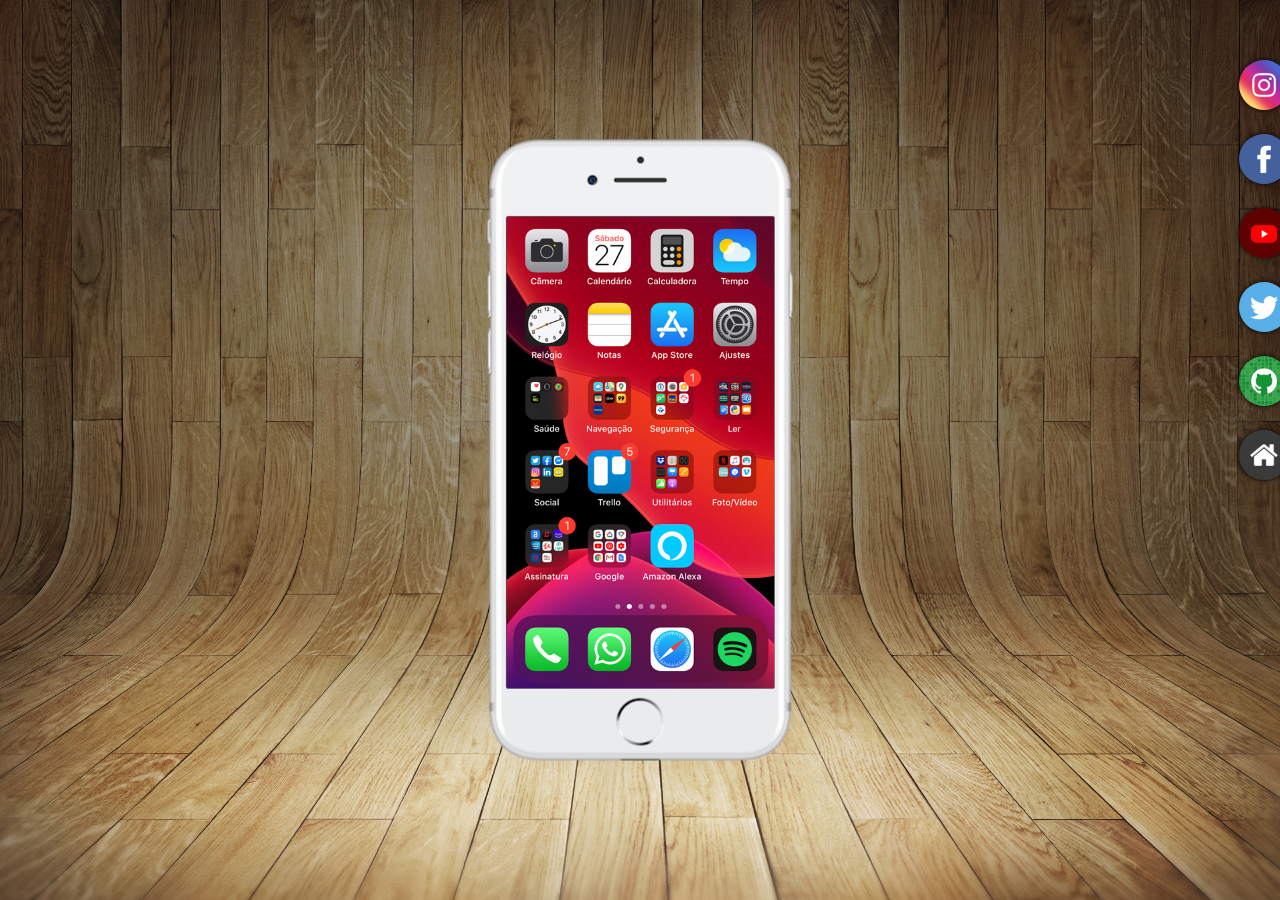
<file: index.html>
<!DOCTYPE html>
<html lang="pt-gbr">
<head>
    <meta charset="UTF-8">
    <meta name="viewport" content="width=device-width, initial-scale=1.0">
    <link rel="shortcut icon" href="pacote-d013/favicon.ico" type="image/x-icon">
    <link rel="stylesheet" href="style.css">
    <title>projeto social</title>
</head>
<body>
    <main>
        <section id="telefone">
            <iframe src="home.html" name="tela" id="tela" frameborder="0"></iframe>
        </section>
        <section id="rede-social">
            <a href="instagram.html" target="tela"><img src="pacote-d013/imagens/logo-instagram.jpg" alt="Logo Instagram"></a> <br>
            <a href="facebook.html" target="tela"><img src="pacote-d013/imagens/logo-facebook.jpg" alt="Logo Facebook"></a> <br>
            <a href="youtube.html" target="tela"><img src="pacote-d013/imagens/logo-youtube.jpg" alt="Logo YouTube"></a><br>
            <a href="x.html" target="tela"><img src="pacote-d013/imagens/logo-twitter.jpg" alt="Logo Twitter"></a><br>
            <a href="github.html" target="tela"><img src="pacote-d013/imagens/logo-github.jpg" alt="Logo GitHub"></a><br>
            <a href="home.html" target="tela"><img src="pacote-d013/imagens/logo-home.jpg" alt="Logo Home"></a>
        </section>
    </main>
</body>
</html>
</file>
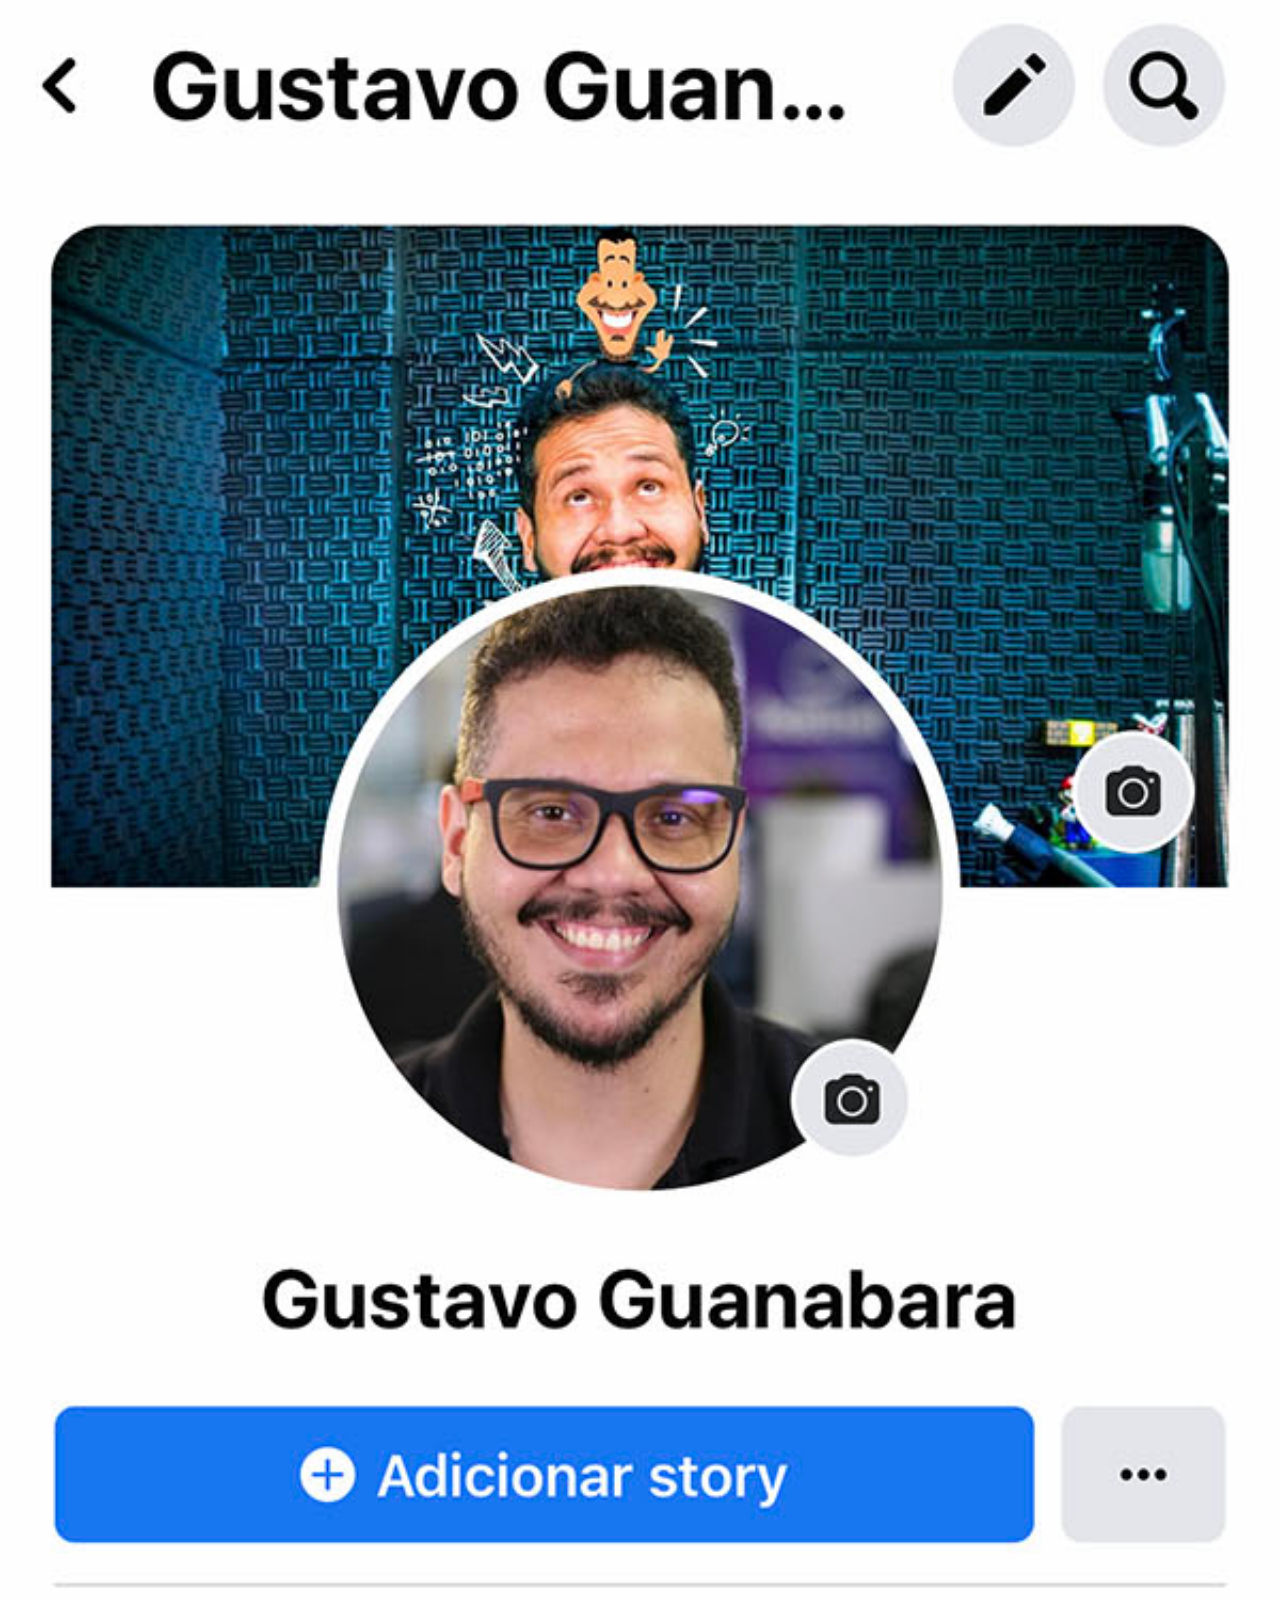
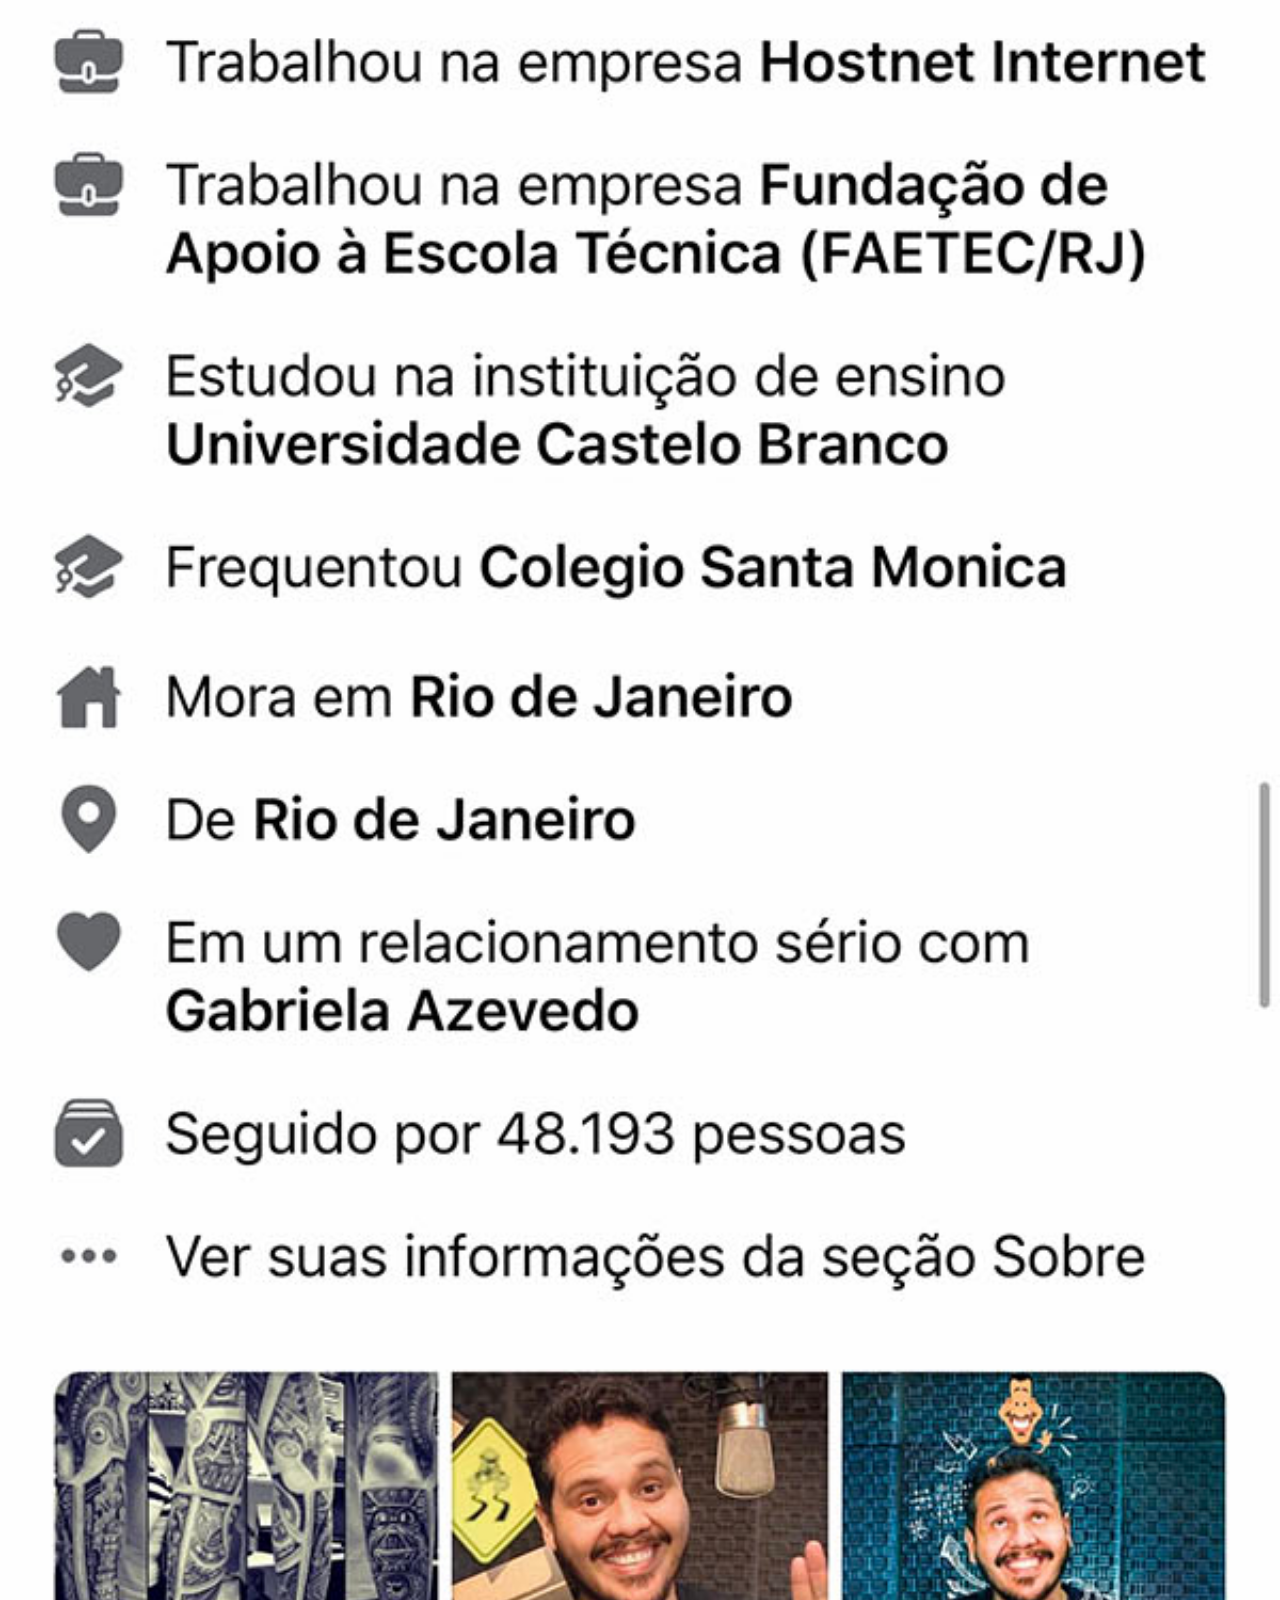
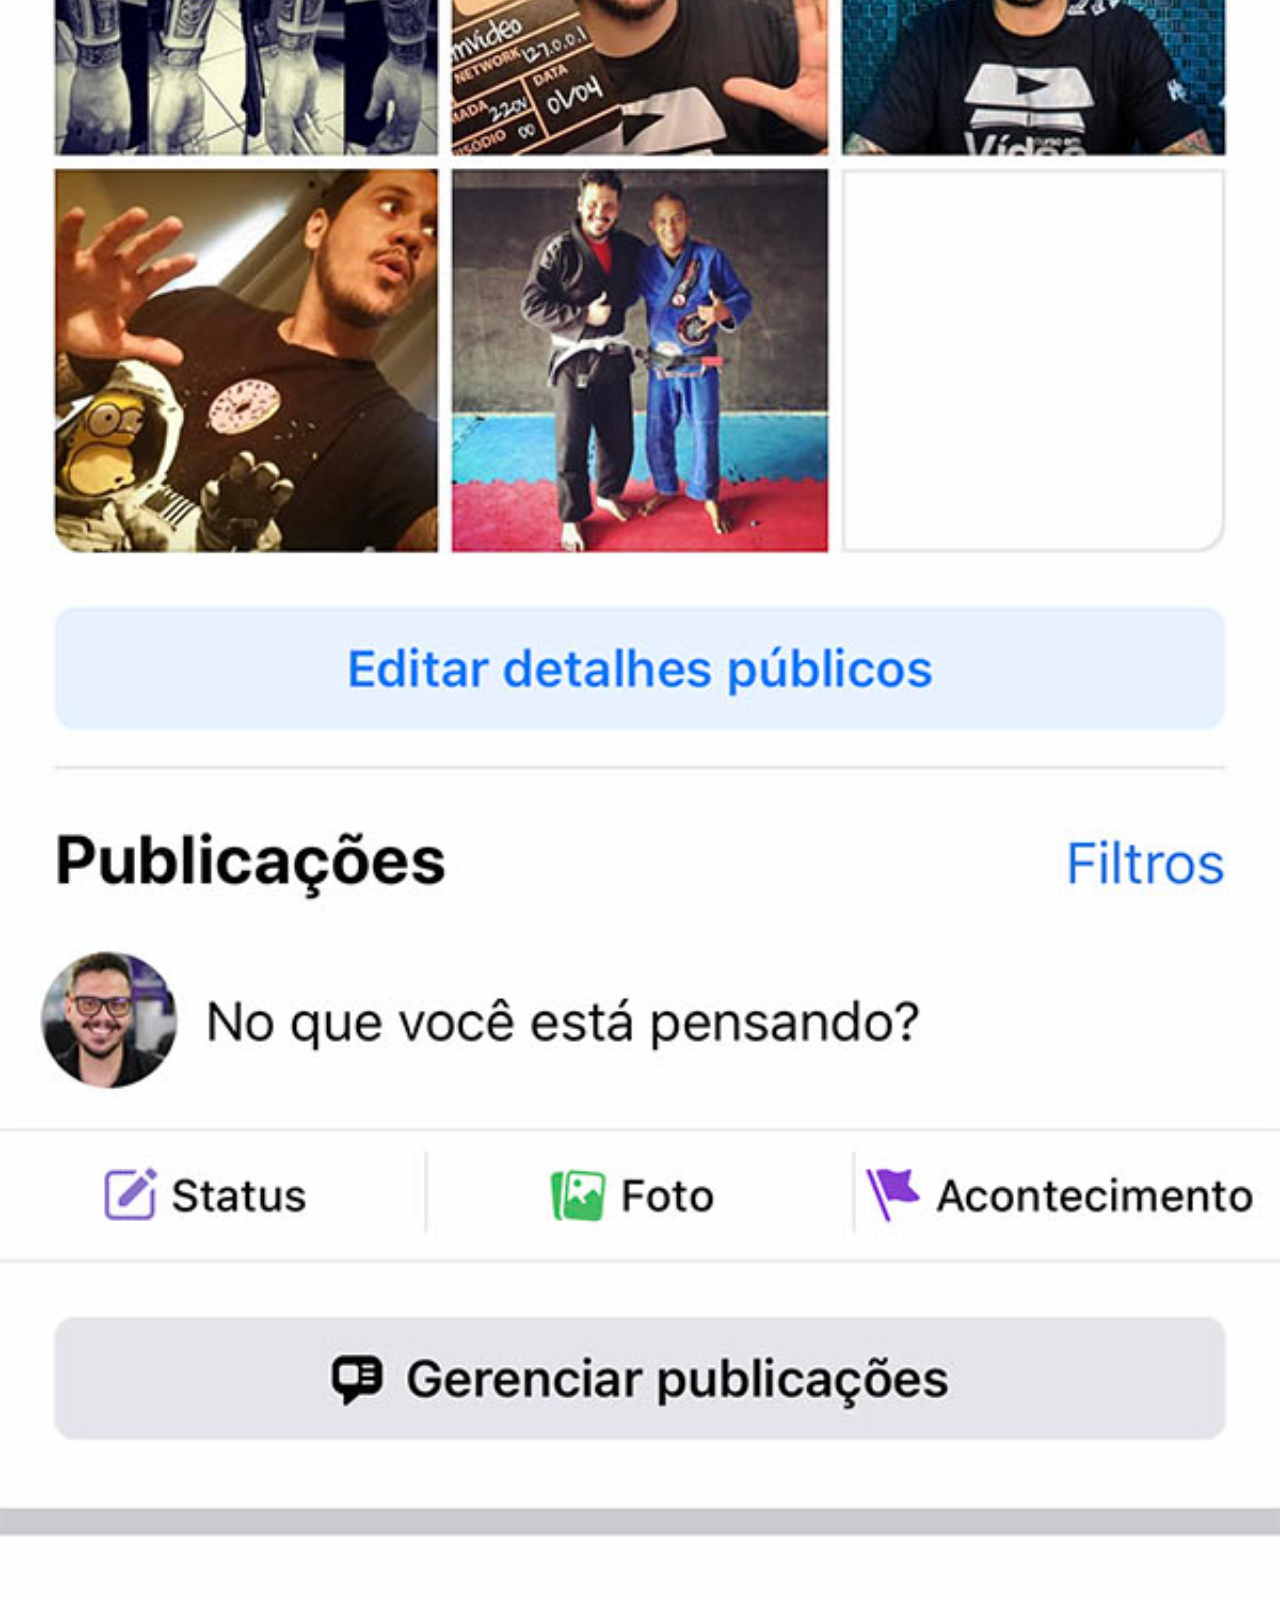
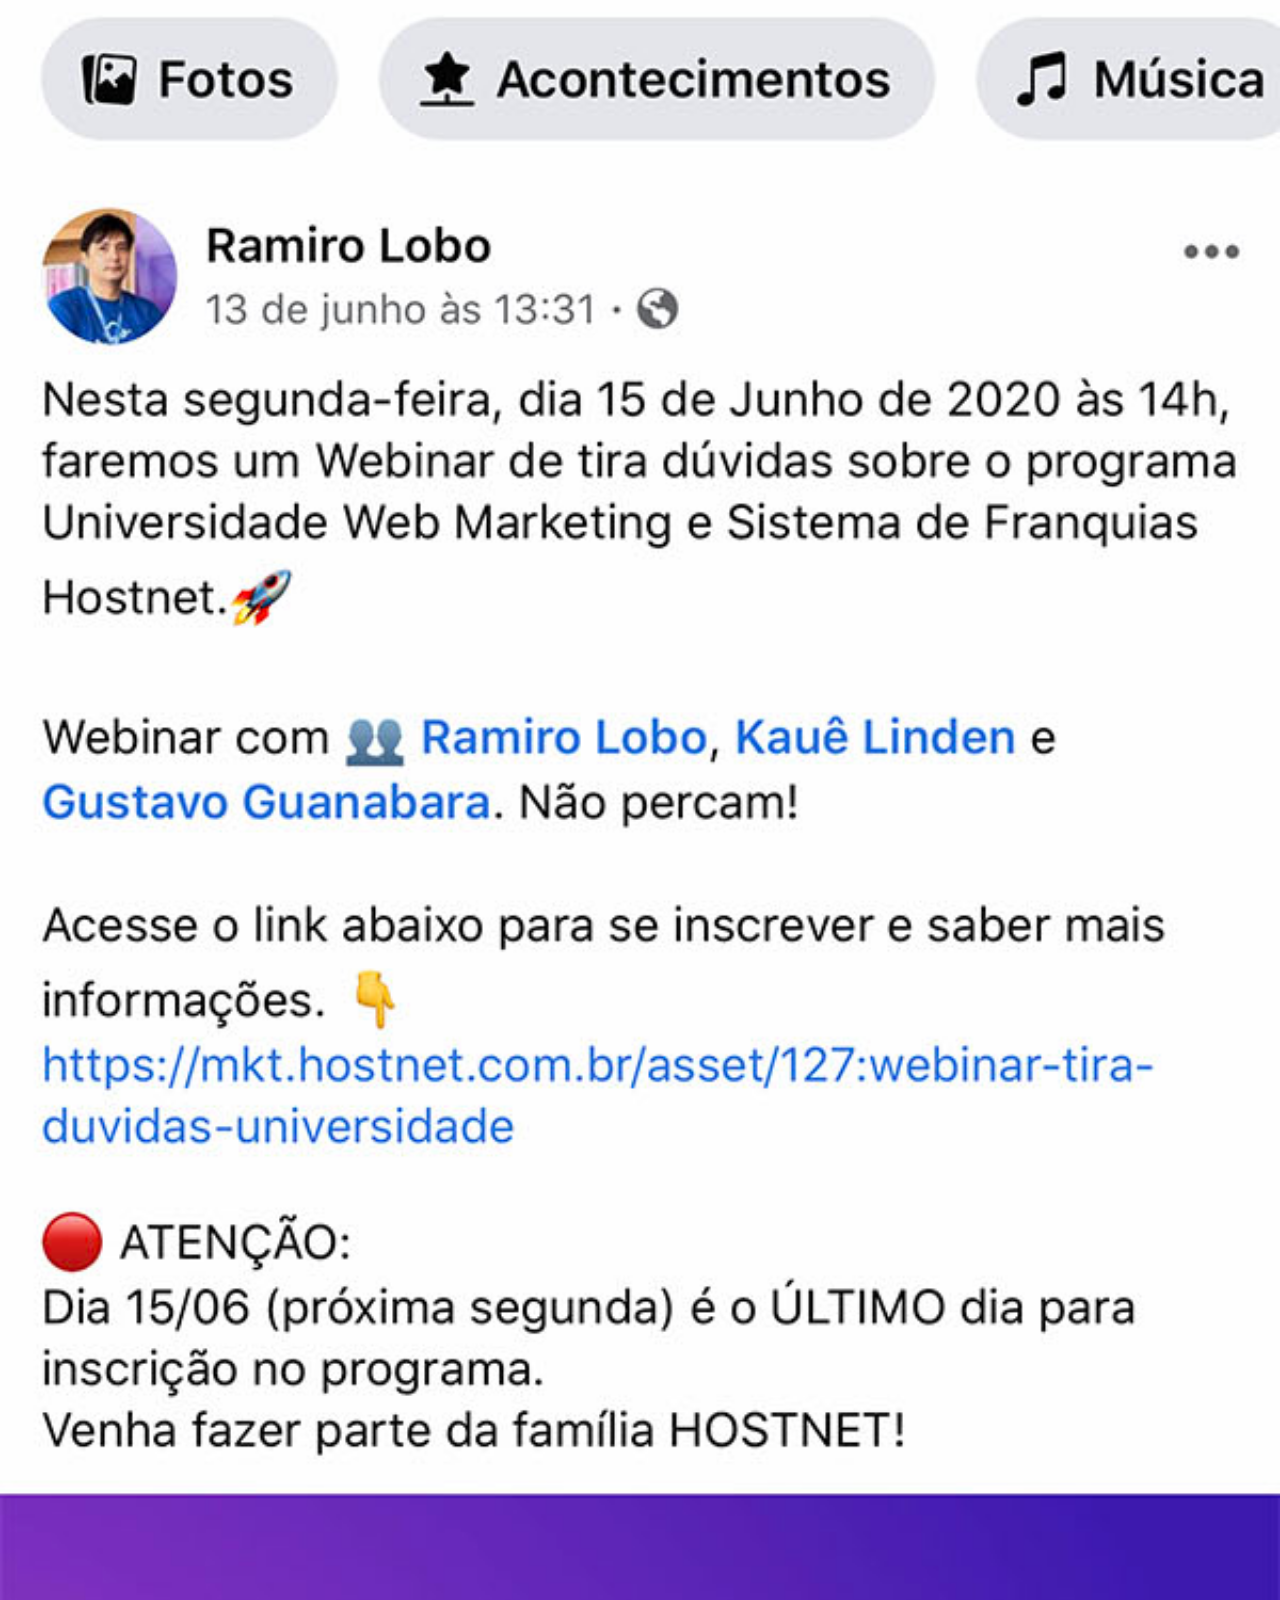
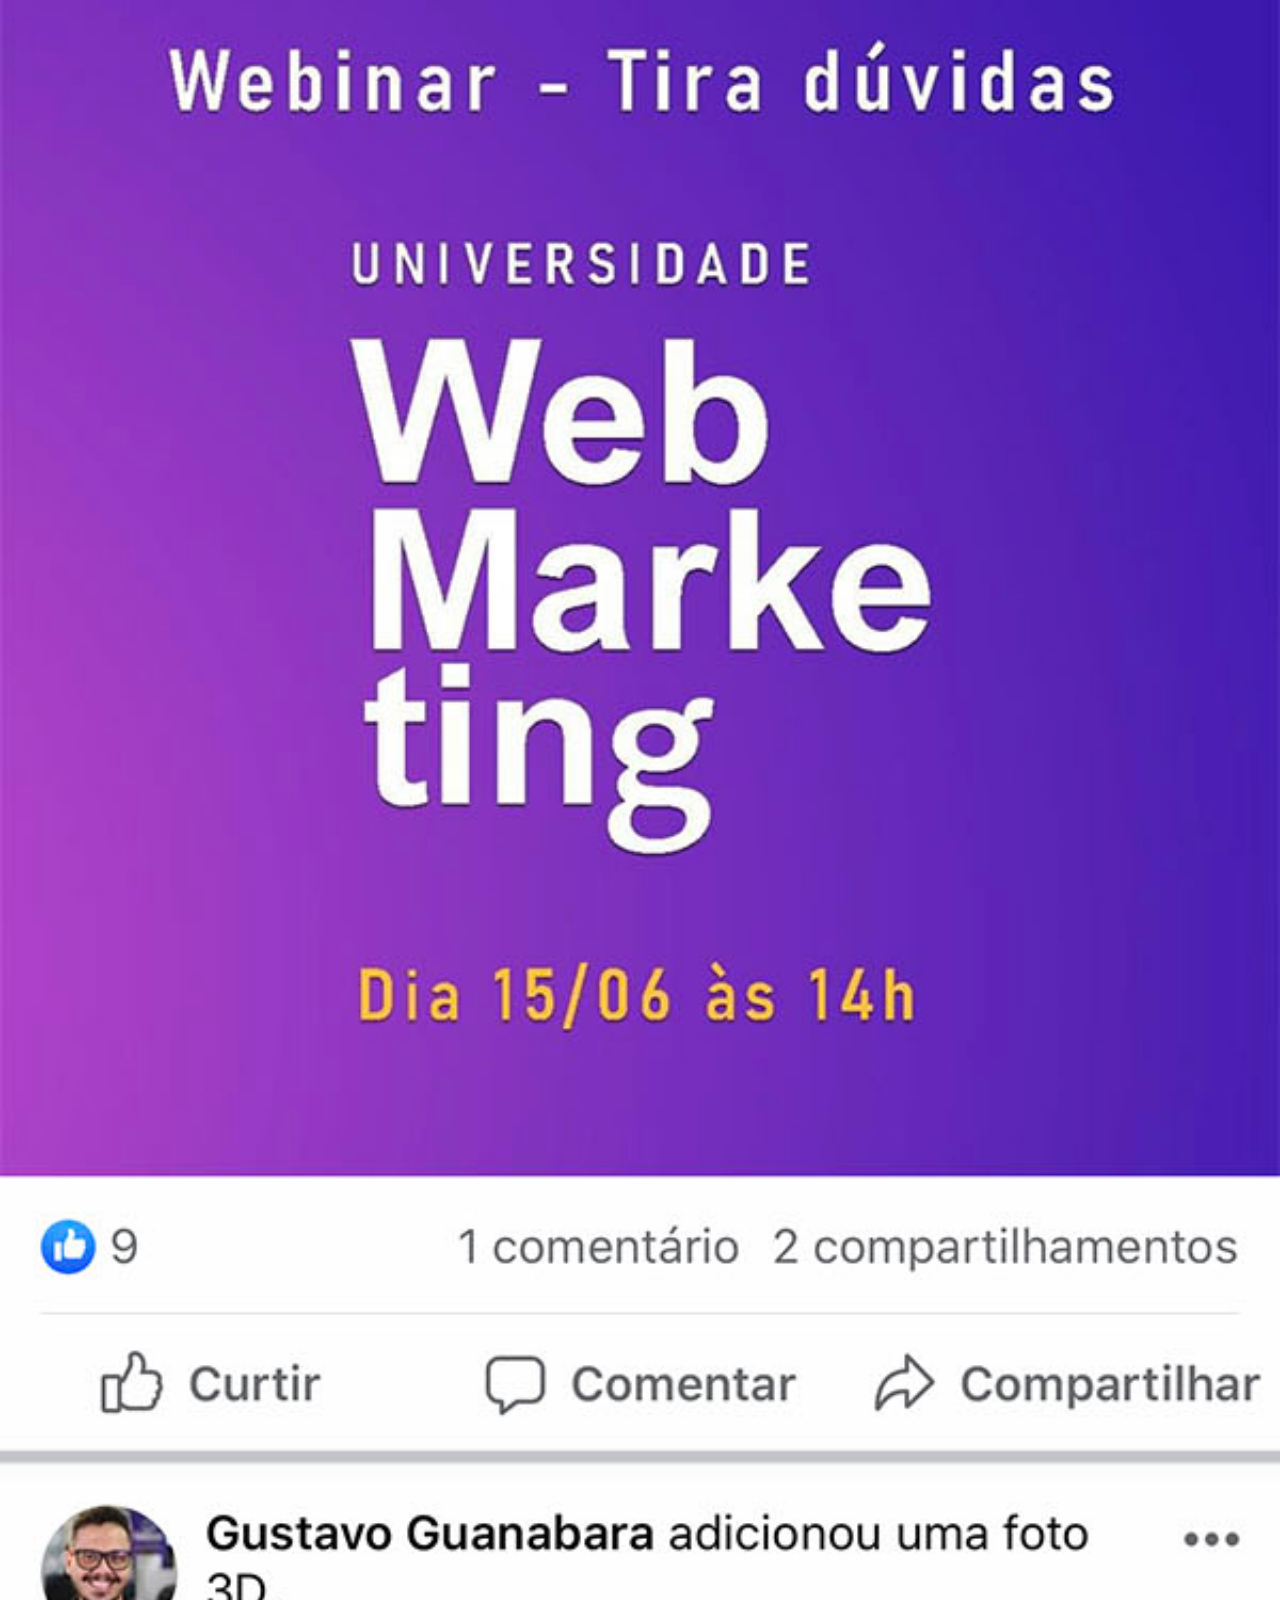
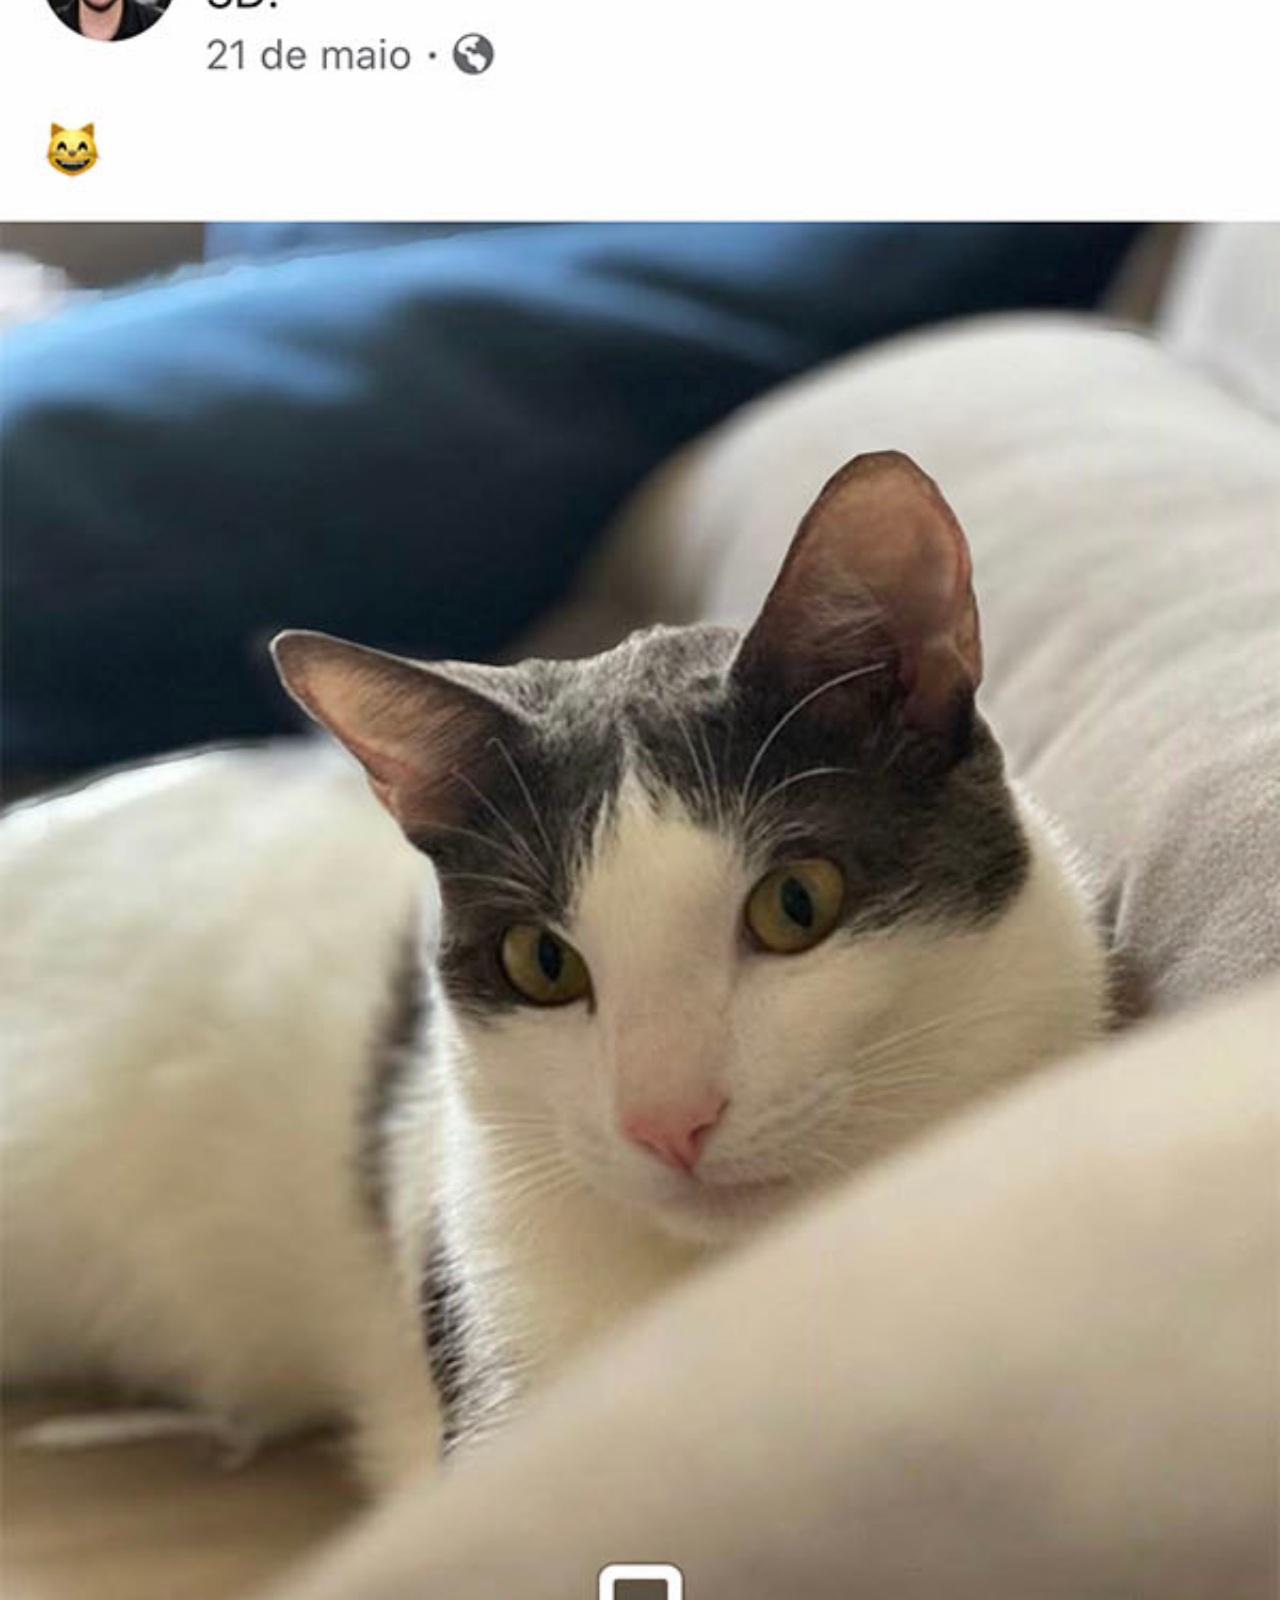
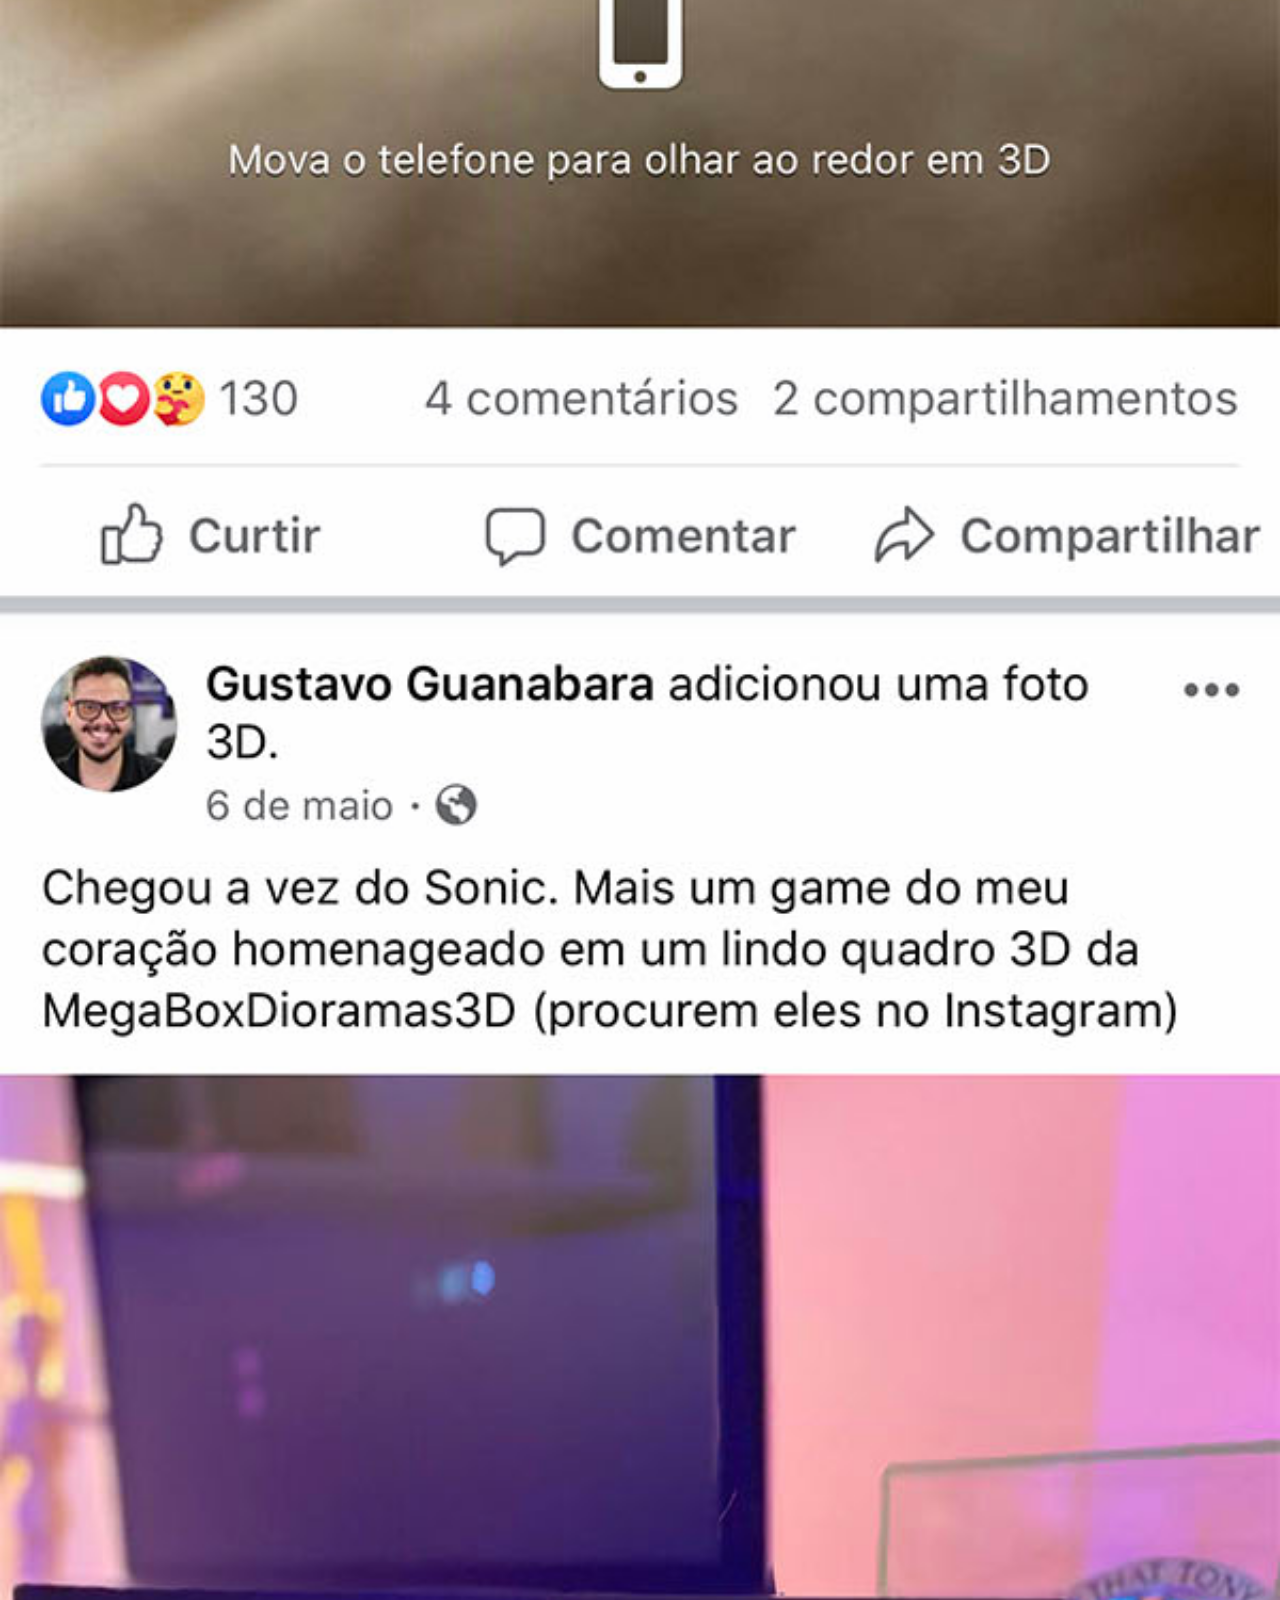
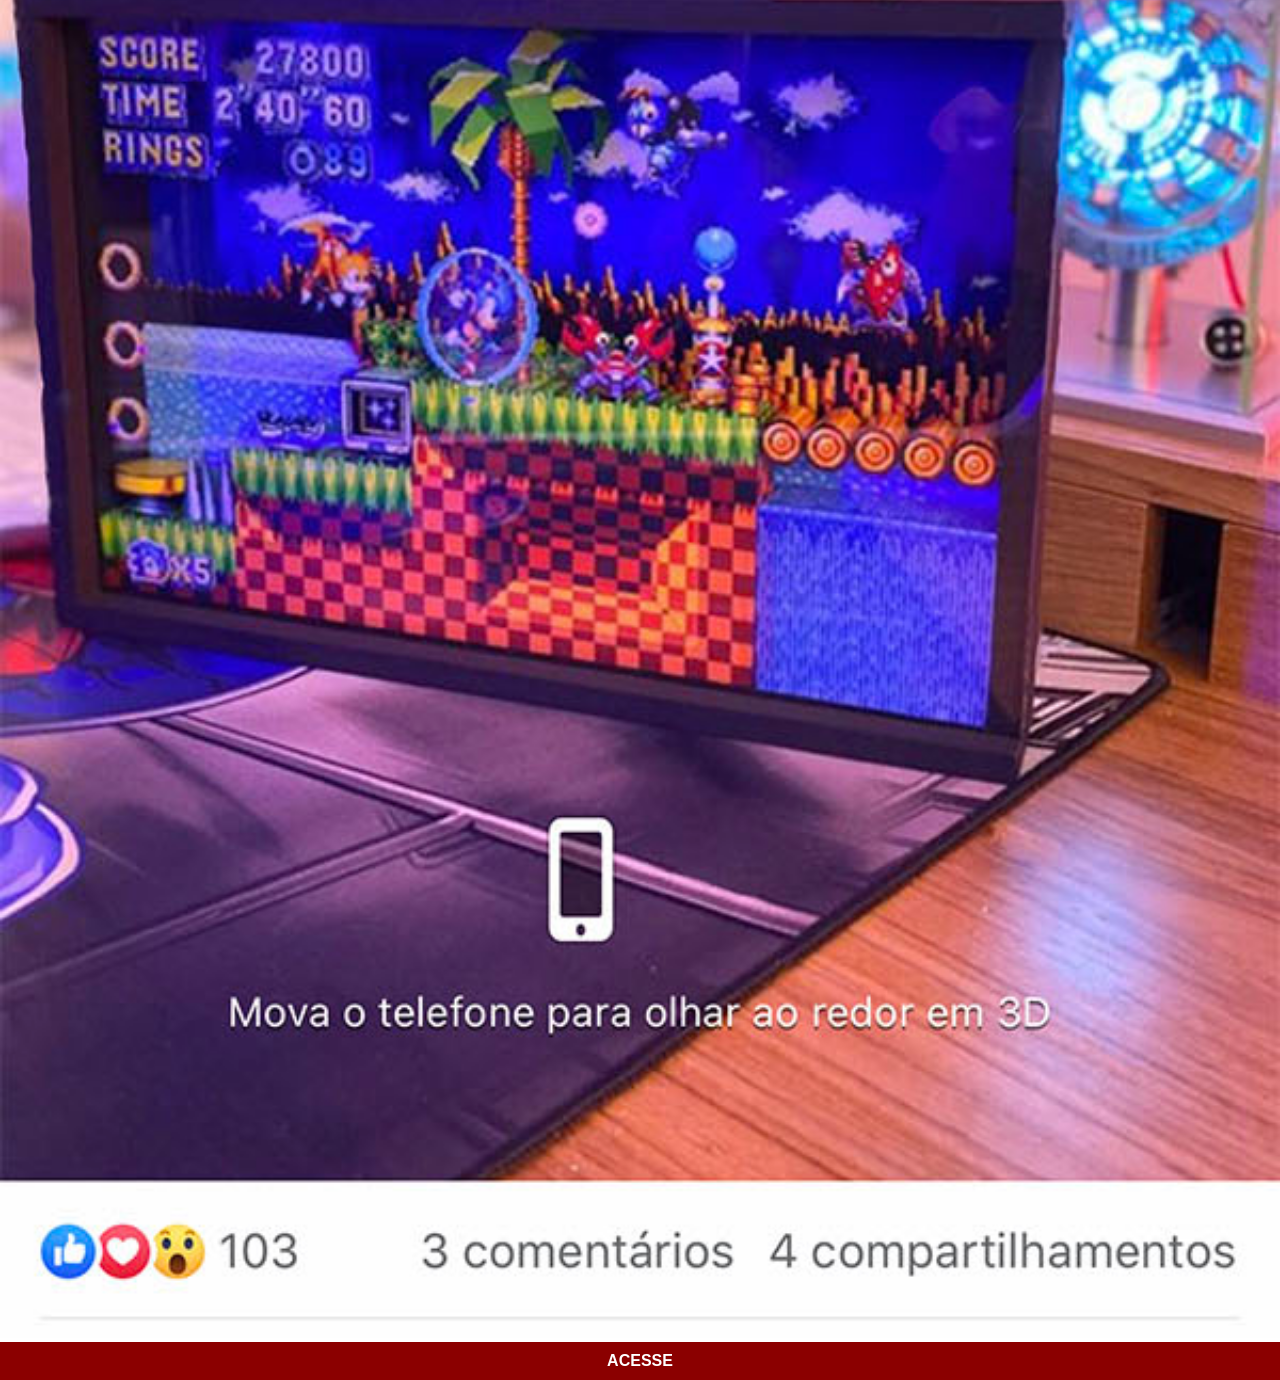
<file: facebook.html>
<!DOCTYPE html>
<html lang="pt-br">
<head>
    <meta charset="UTF-8">
    <meta name="viewport" content="width=device-width, initial-scale=1.0">
    <title>Facebook</title>
    <link rel="stylesheet" href="estilos/social.css">
</head>
<body>
    <img src="pacote-d013/imagens/tela-facebook.jpg" alt="Facebook">
    <a href="https://www.facebook.com/gustavoguanabara" target="_blank">ACESSE</a>
</body>
</html>
</file>
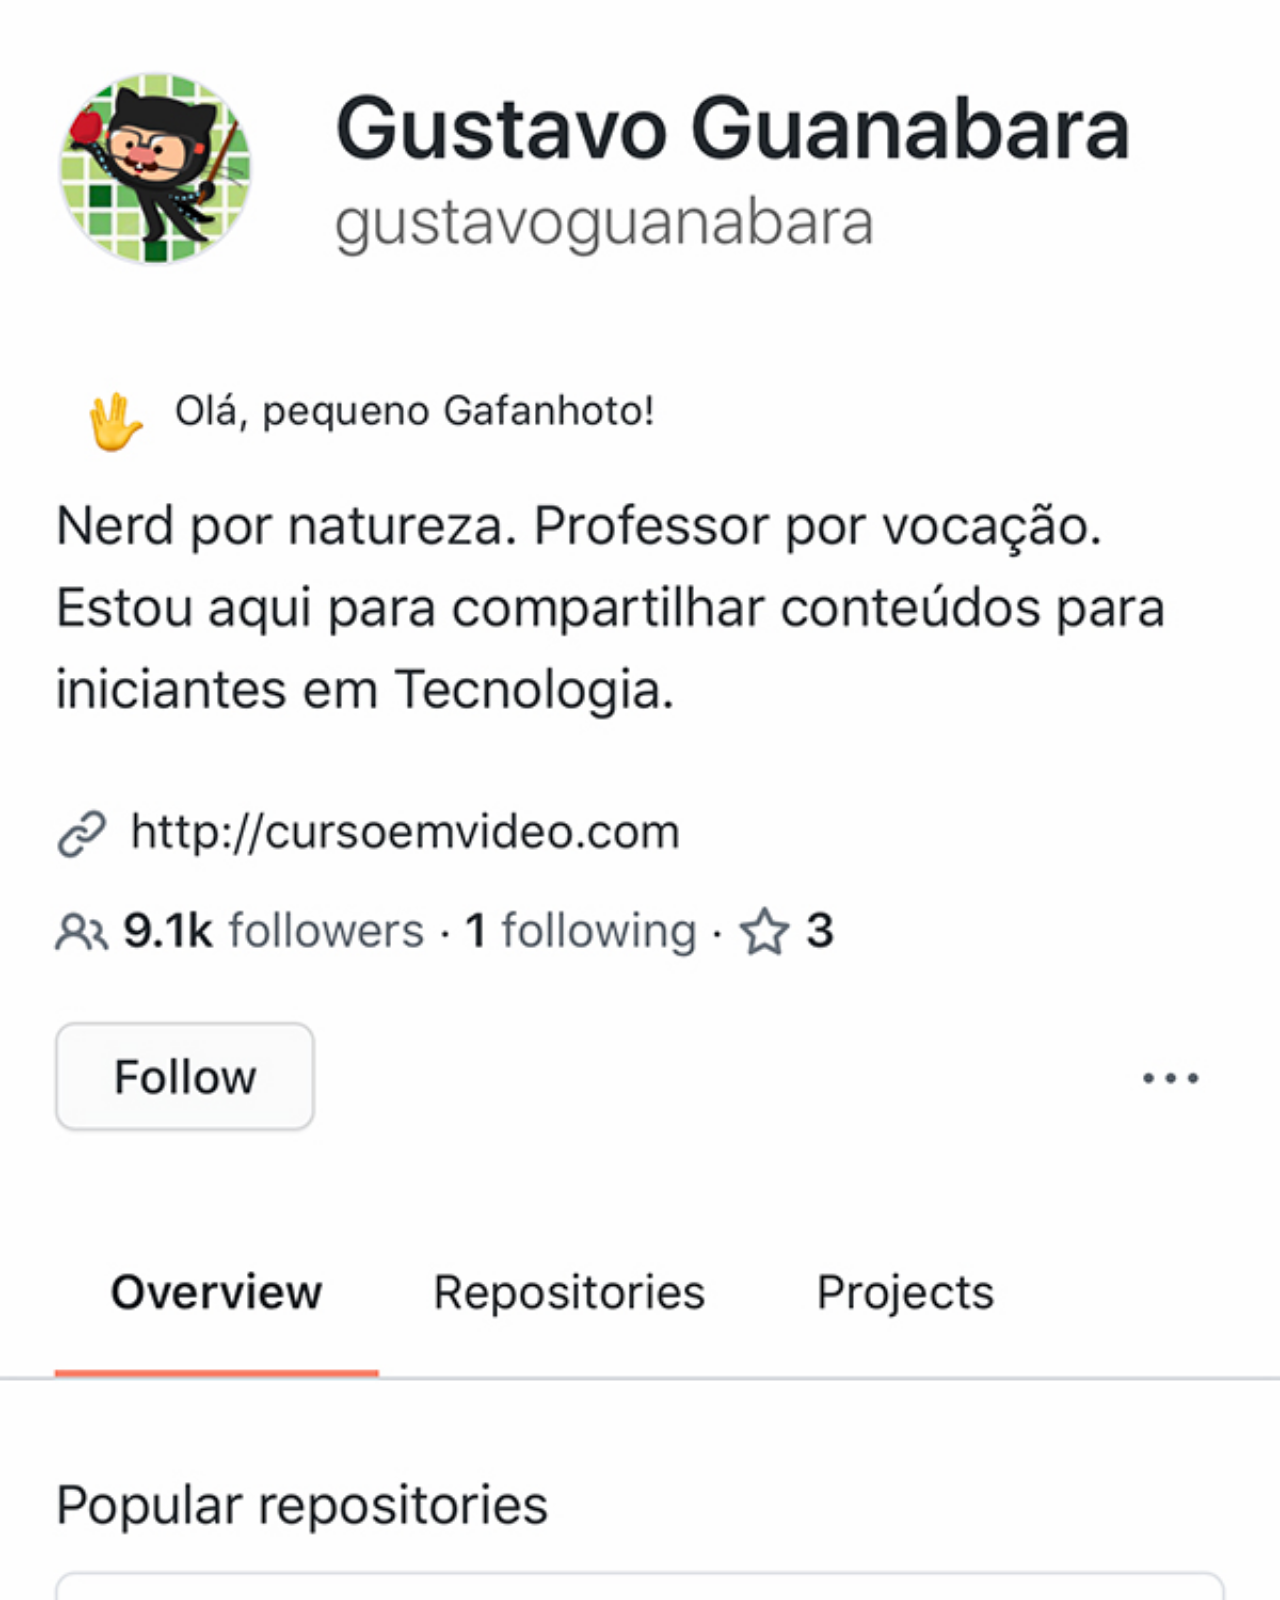
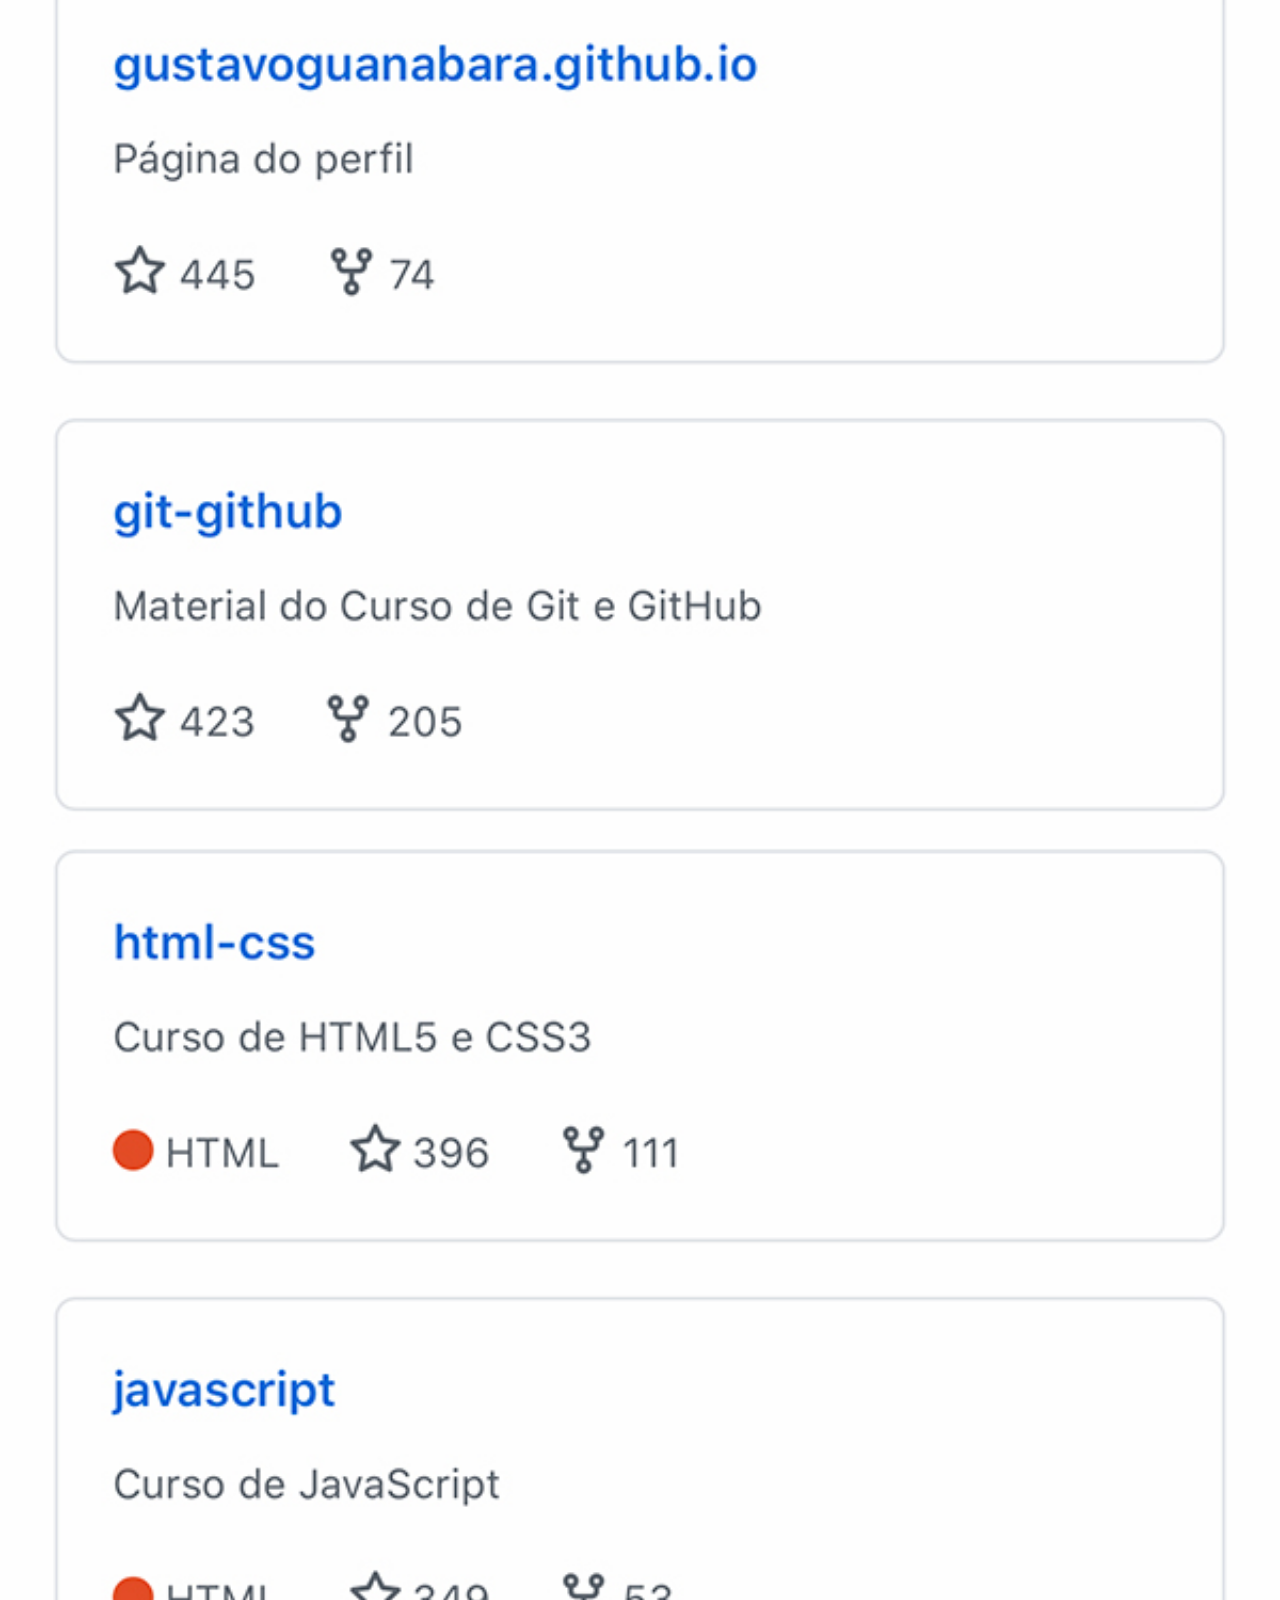
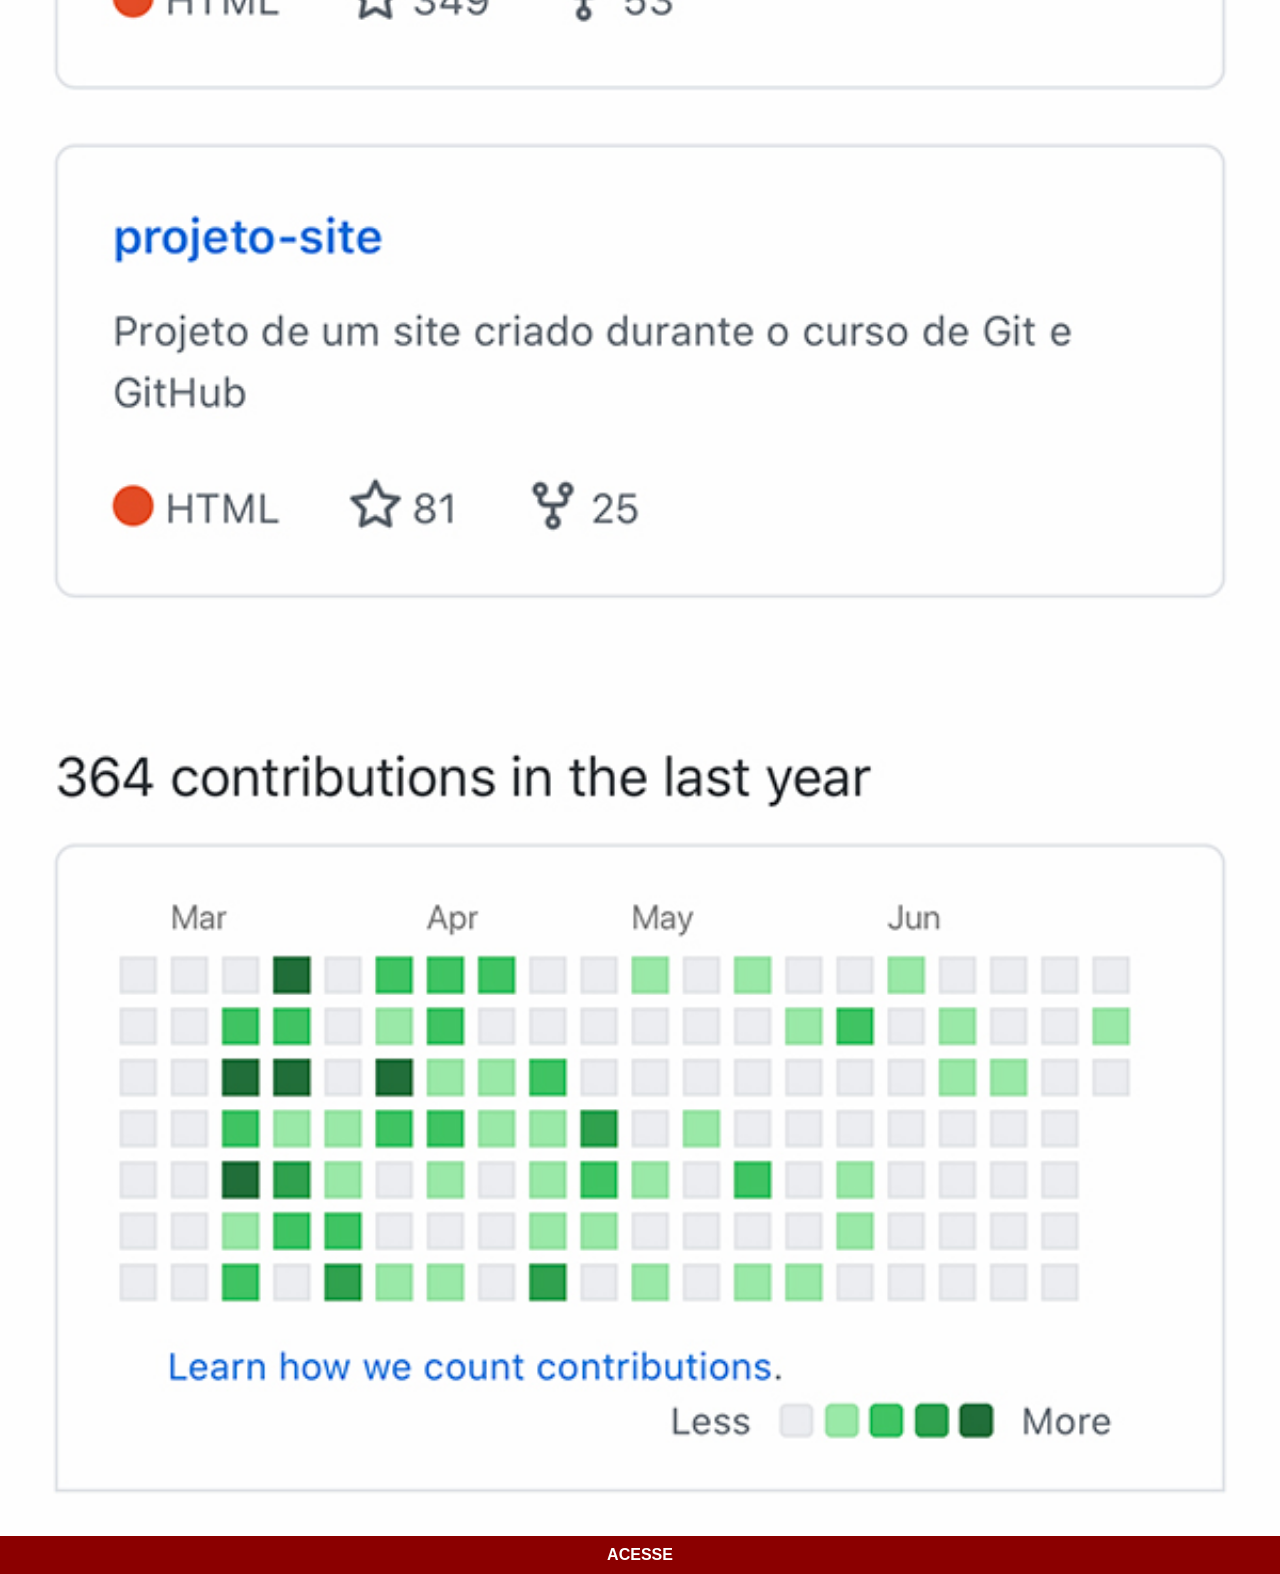
<file: github.html>
<!DOCTYPE html>
<html lang="pt-br">
<head>
    <meta charset="UTF-8">
    <meta name="viewport" content="width=device-width, initial-scale=1.0">
    <title>github</title>
    <link rel="stylesheet" href="estilos/social.css">
</head>
<body>
    <img src="pacote-d013/imagens/tela-github.jpg" alt="Github">
    <a href="https://github.com/gustavoguanabara/" target="_blank">ACESSE</a>
</body>
</html>
</file>
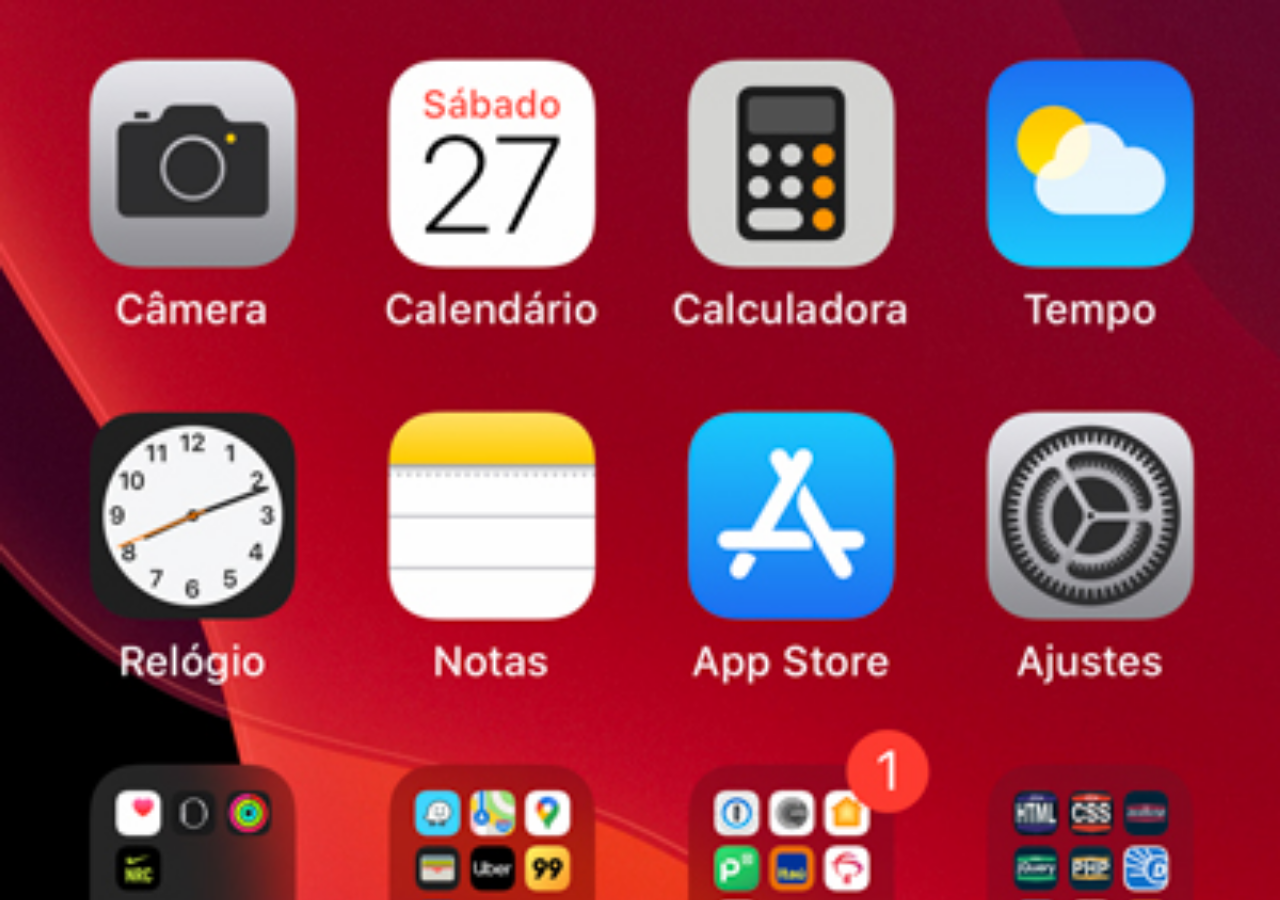
<file: home.html>
<!DOCTYPE html>
<html lang="pt-br">
<head>
    <meta charset="UTF-8">
    <meta name="viewport" content="width=device-width, initial-scale=1.0">
    <title>Home</title>
    

    <style>
        *{
            margin: 0;
            padding: 0;
            
        }

        body{
            width: 100vw;
            height: 100vh;
            background-color: black;
            background-image: url(pacote-d013/imagens/tela-home.jpg);
            background-position: top center;
            background-repeat: no-repeat;
            background-size: cover;
            
        }

    </style>
</head>
<body>
    
</body>
</html>
</file>
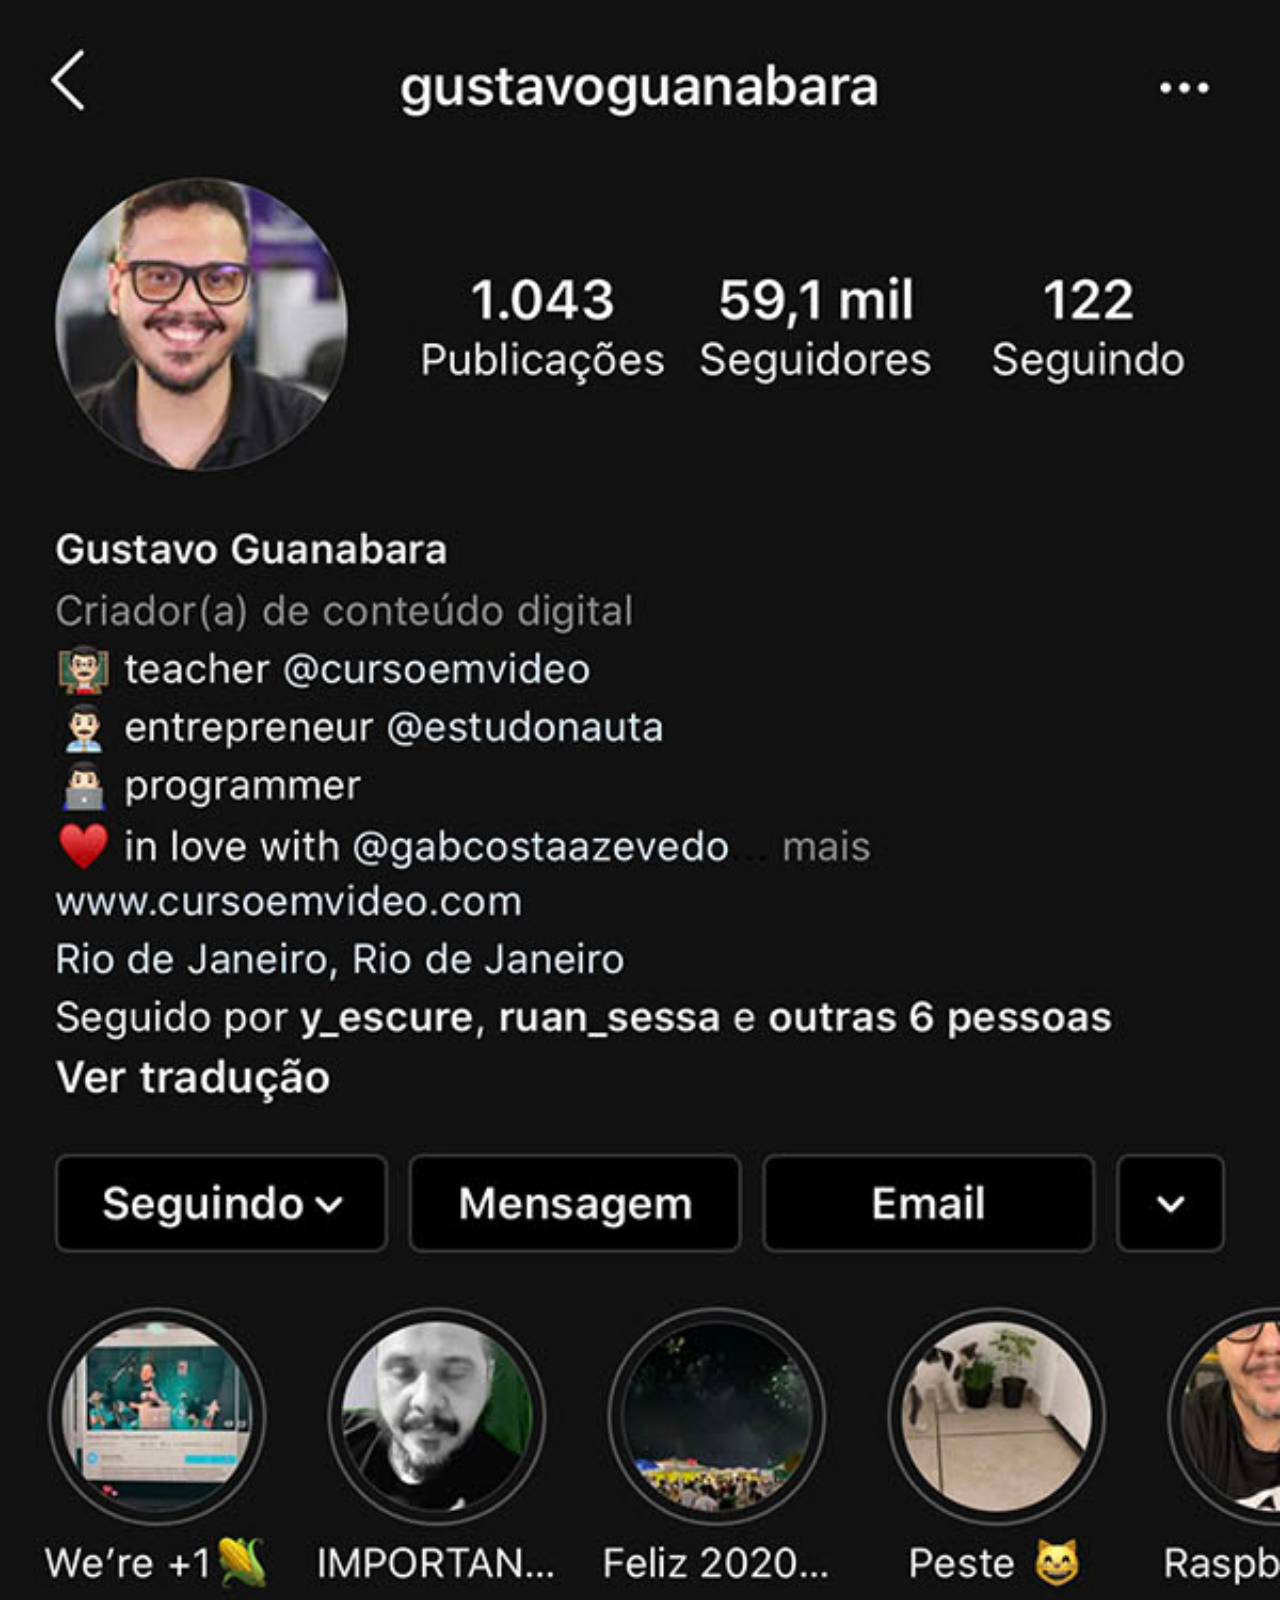
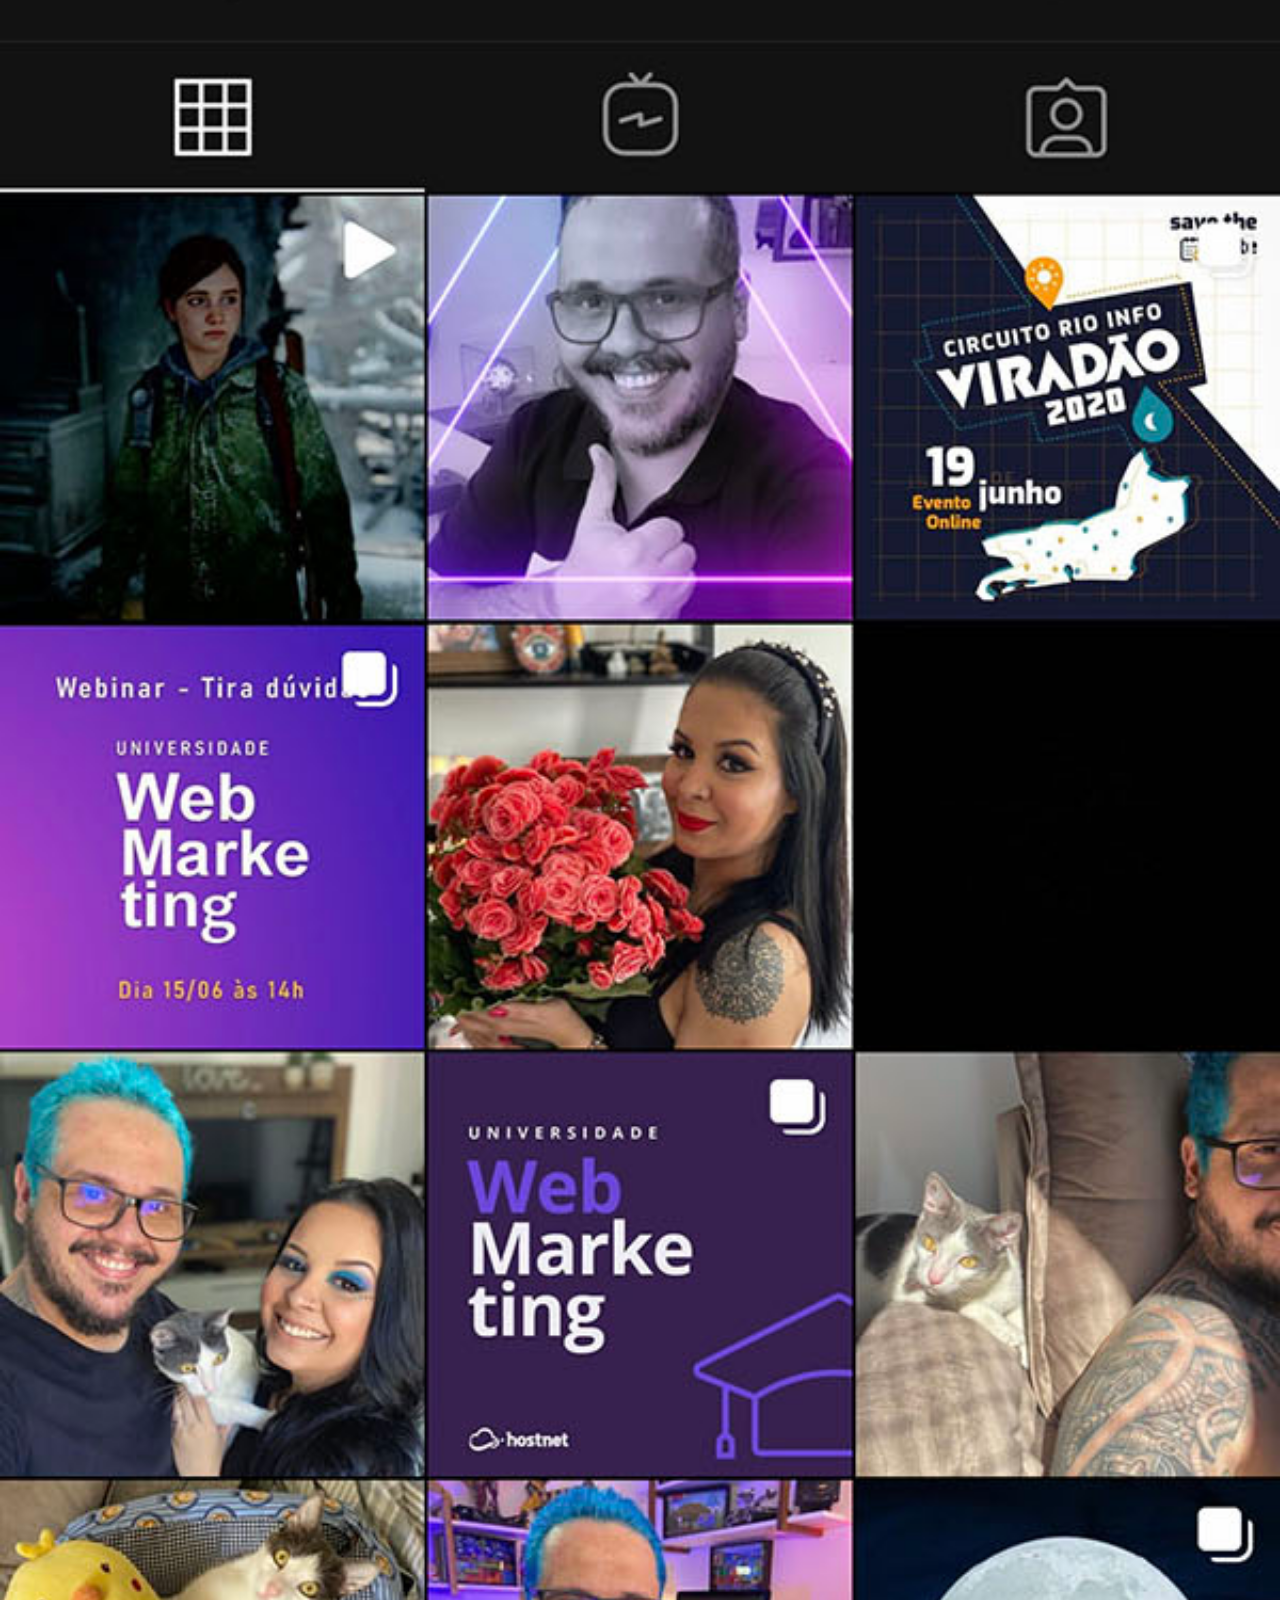
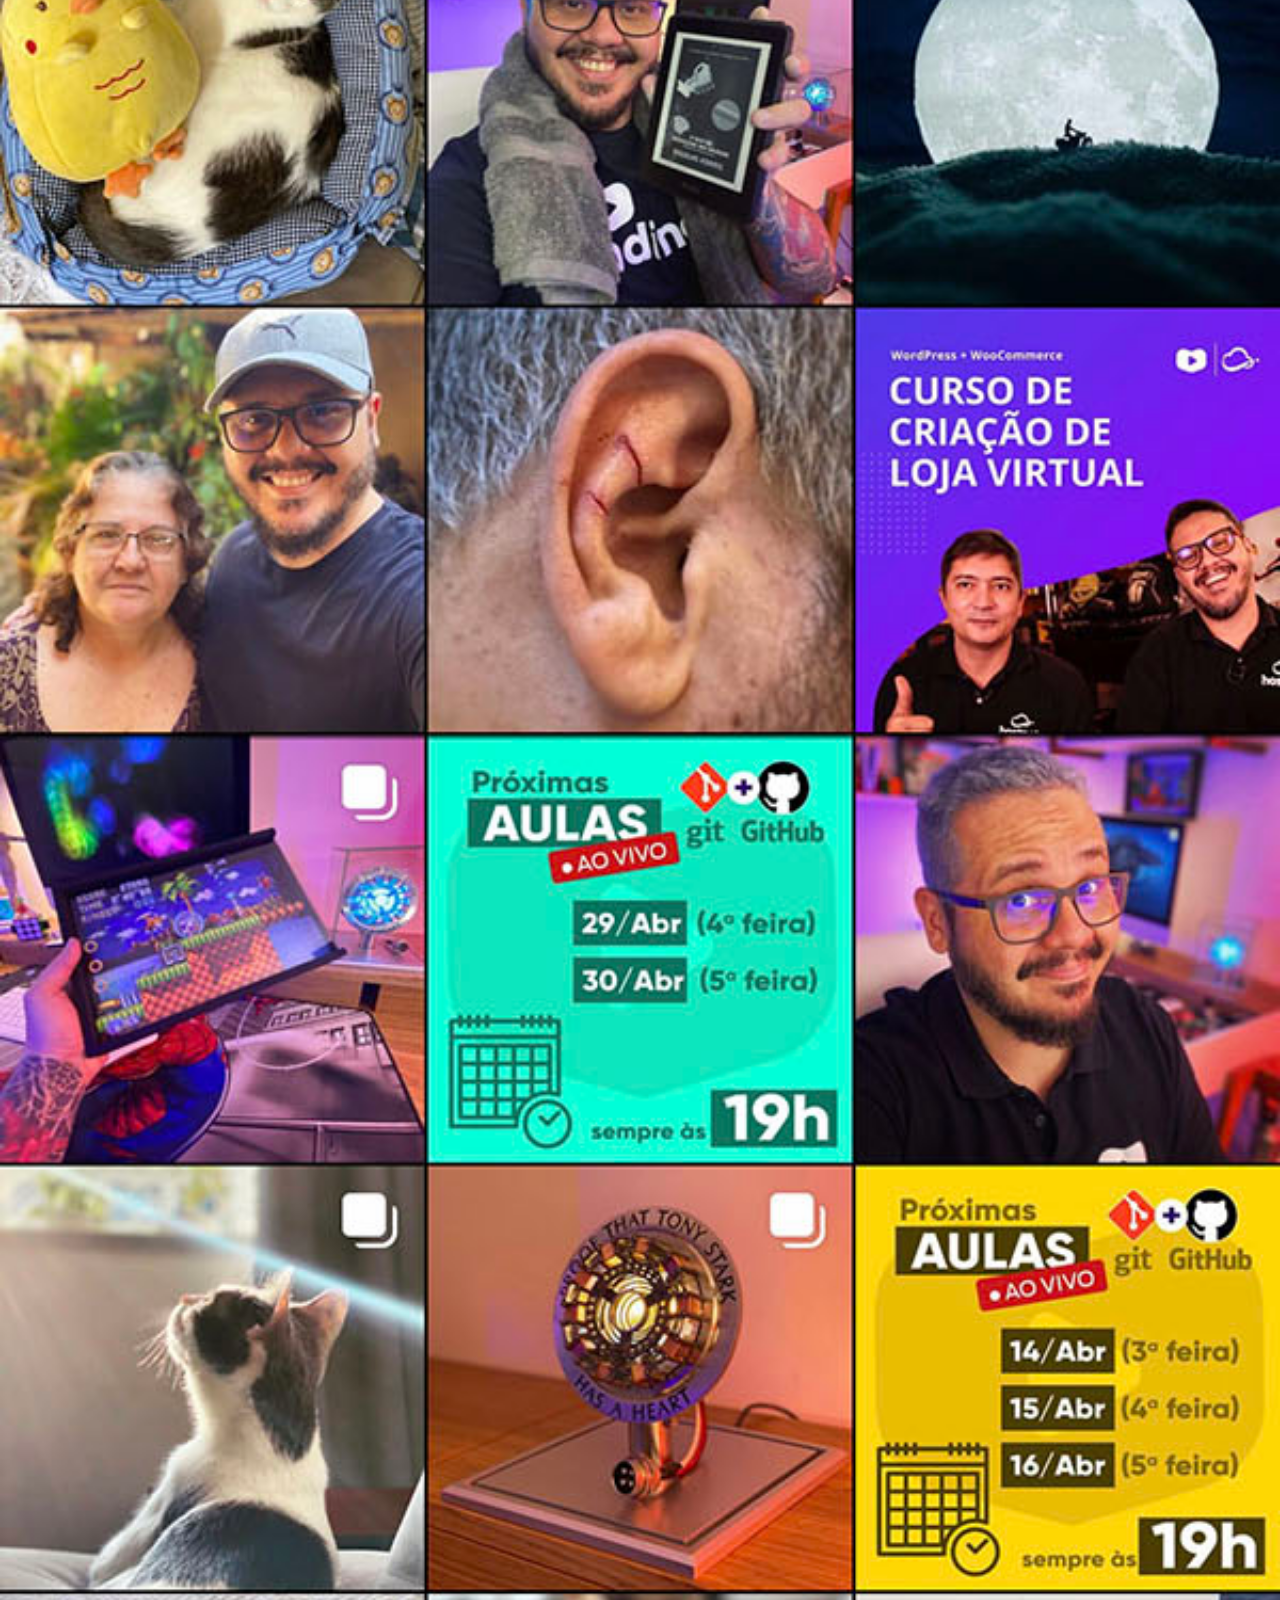
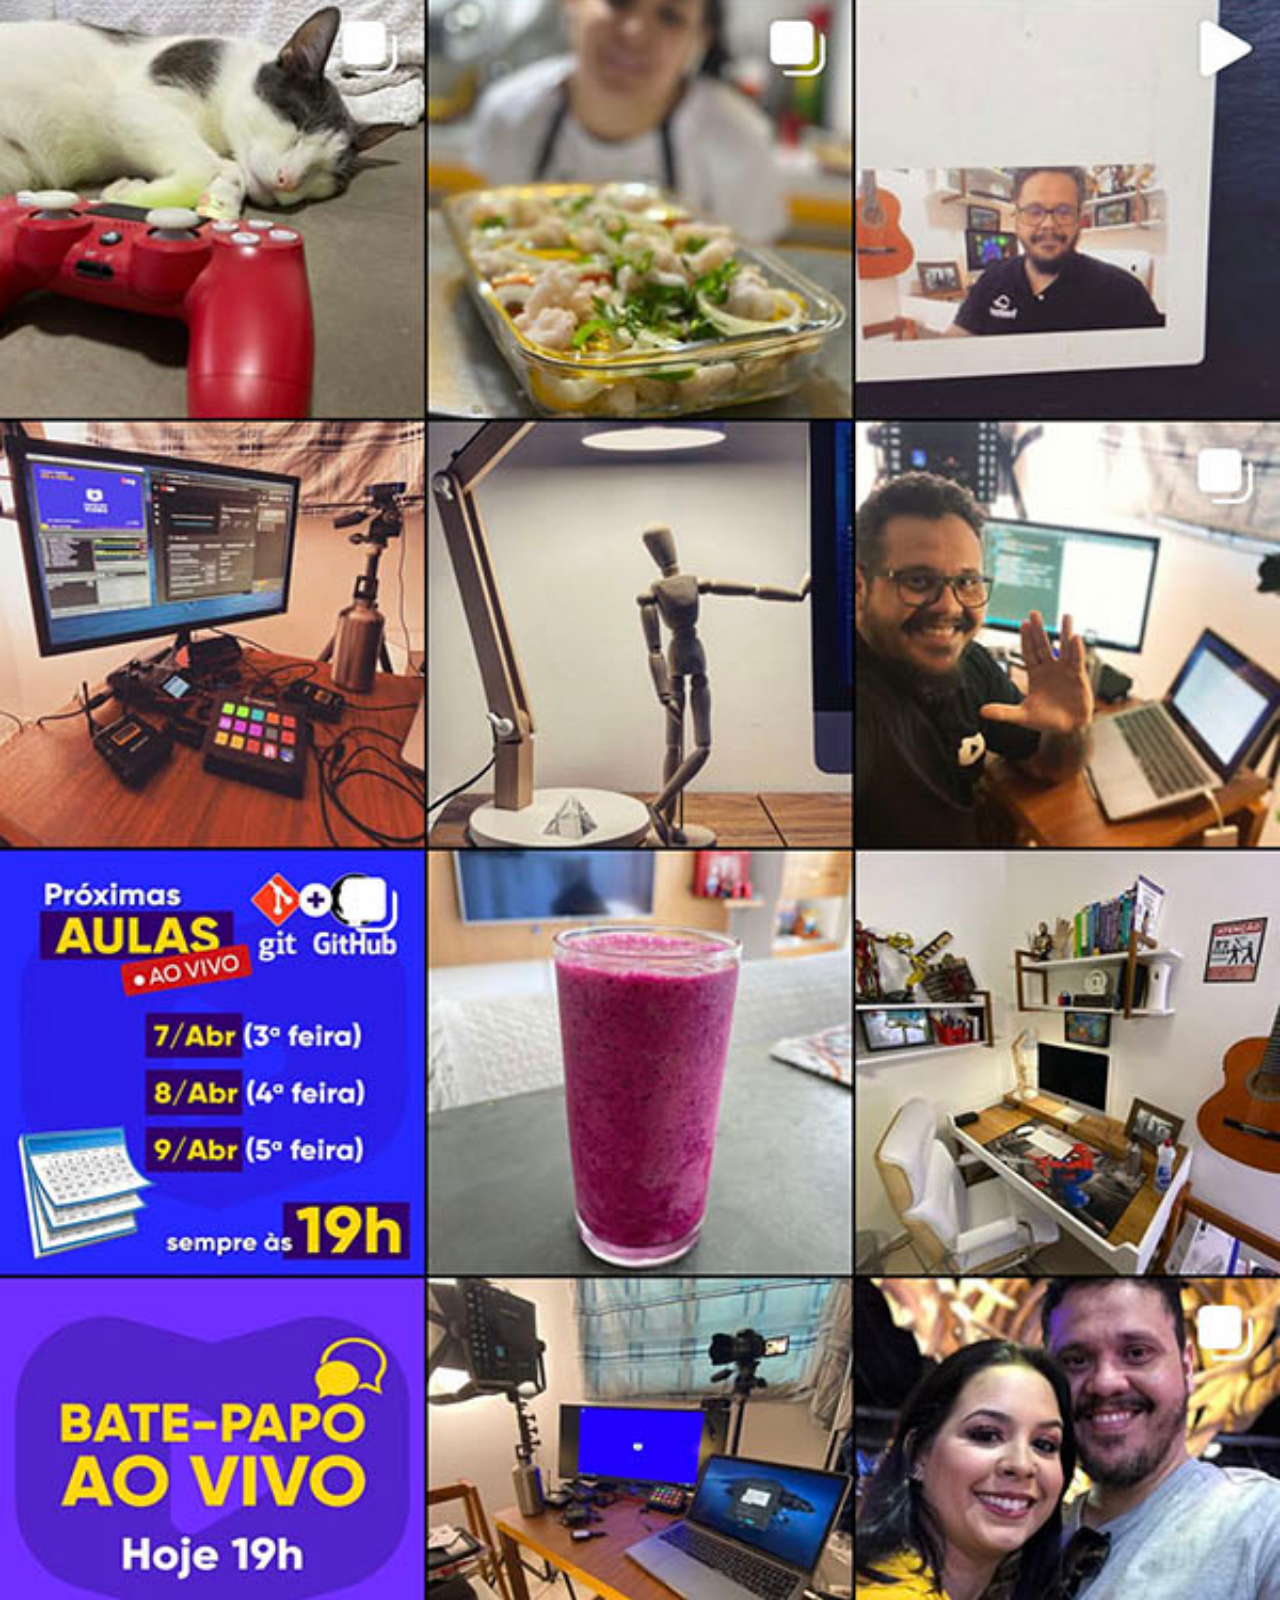
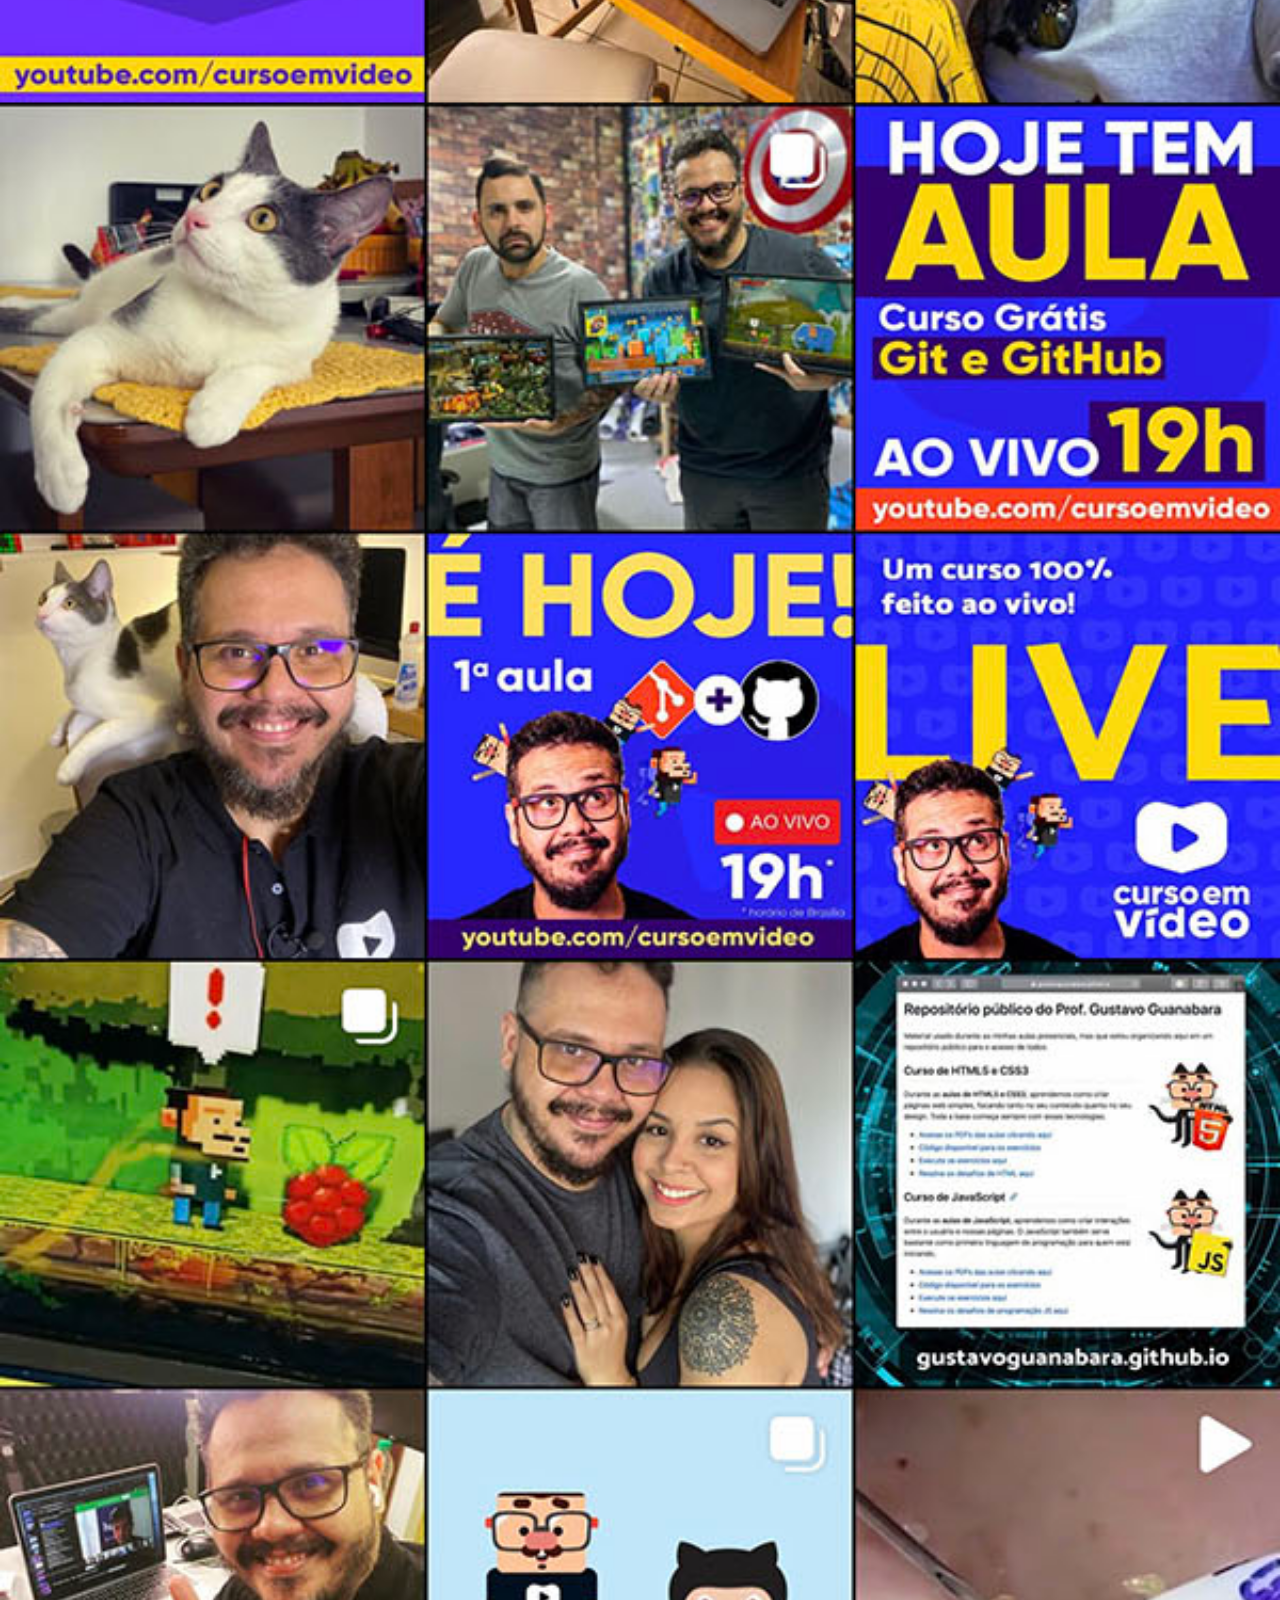
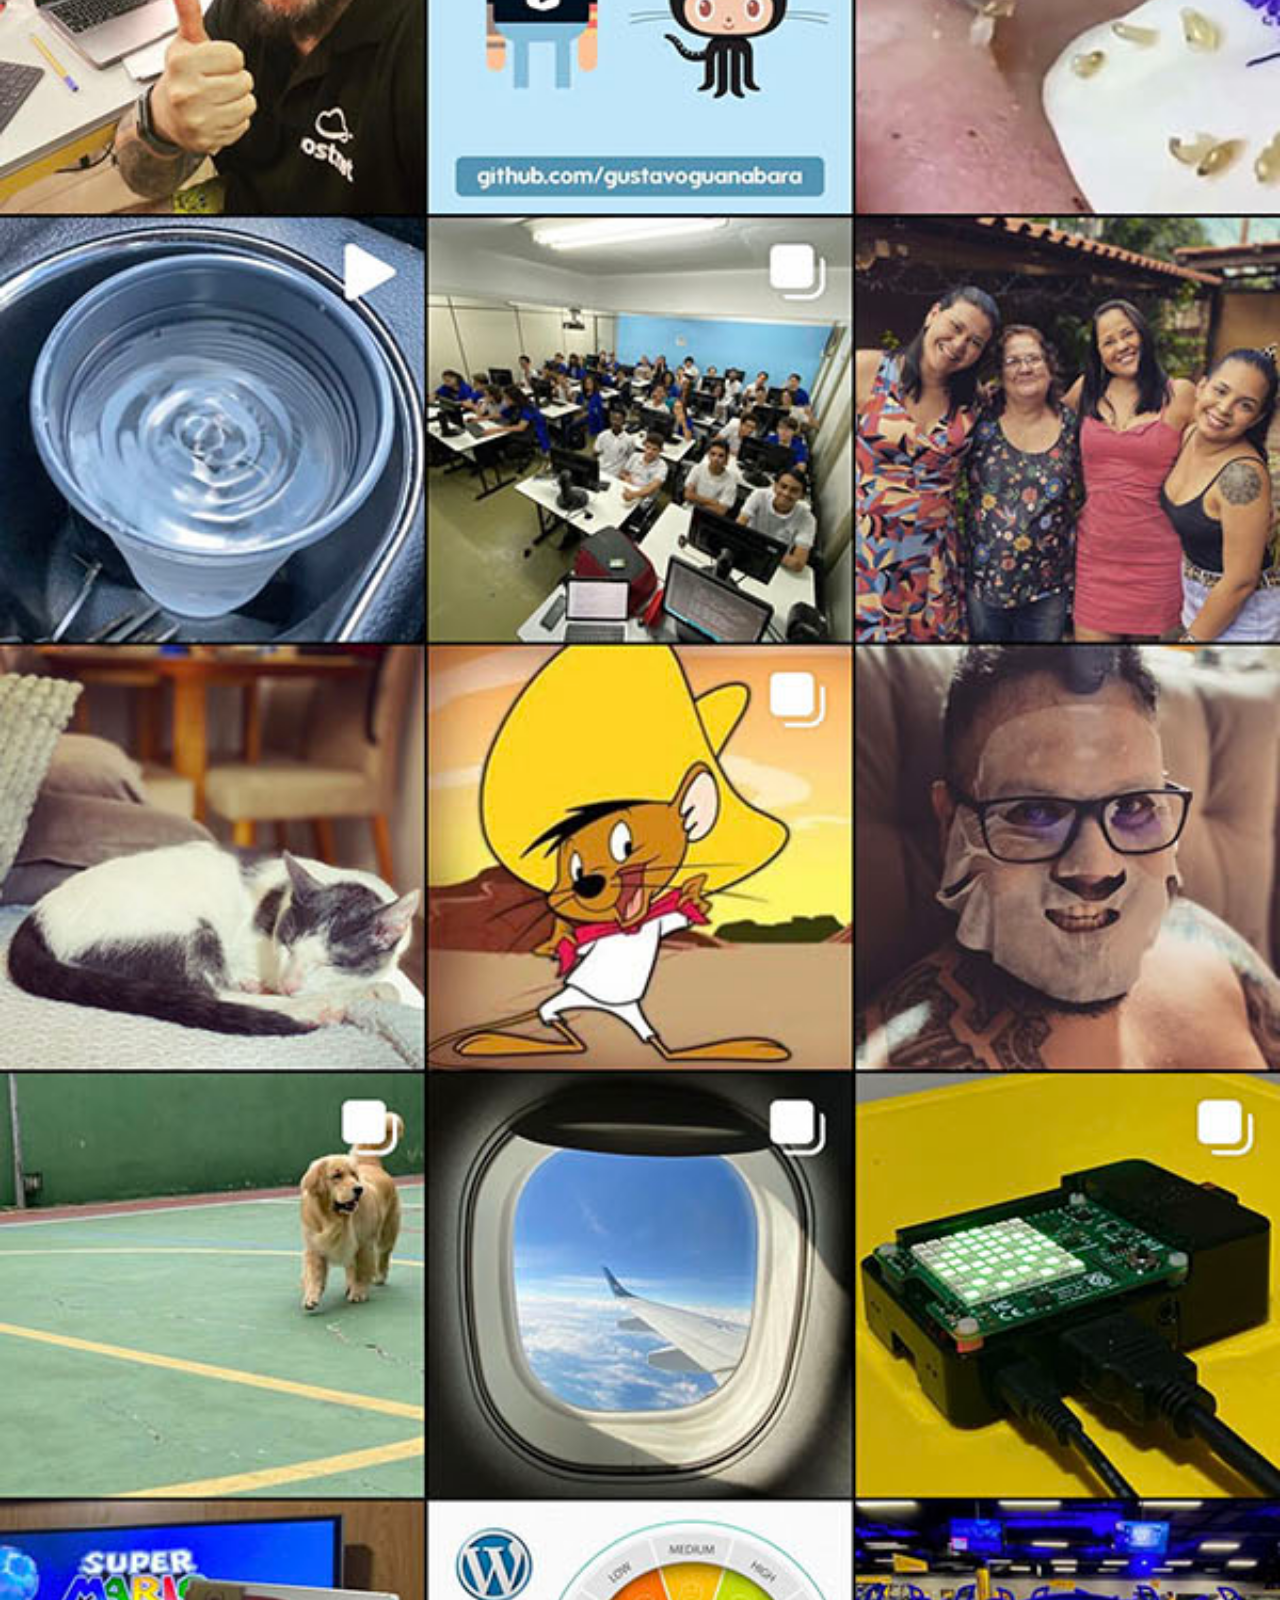
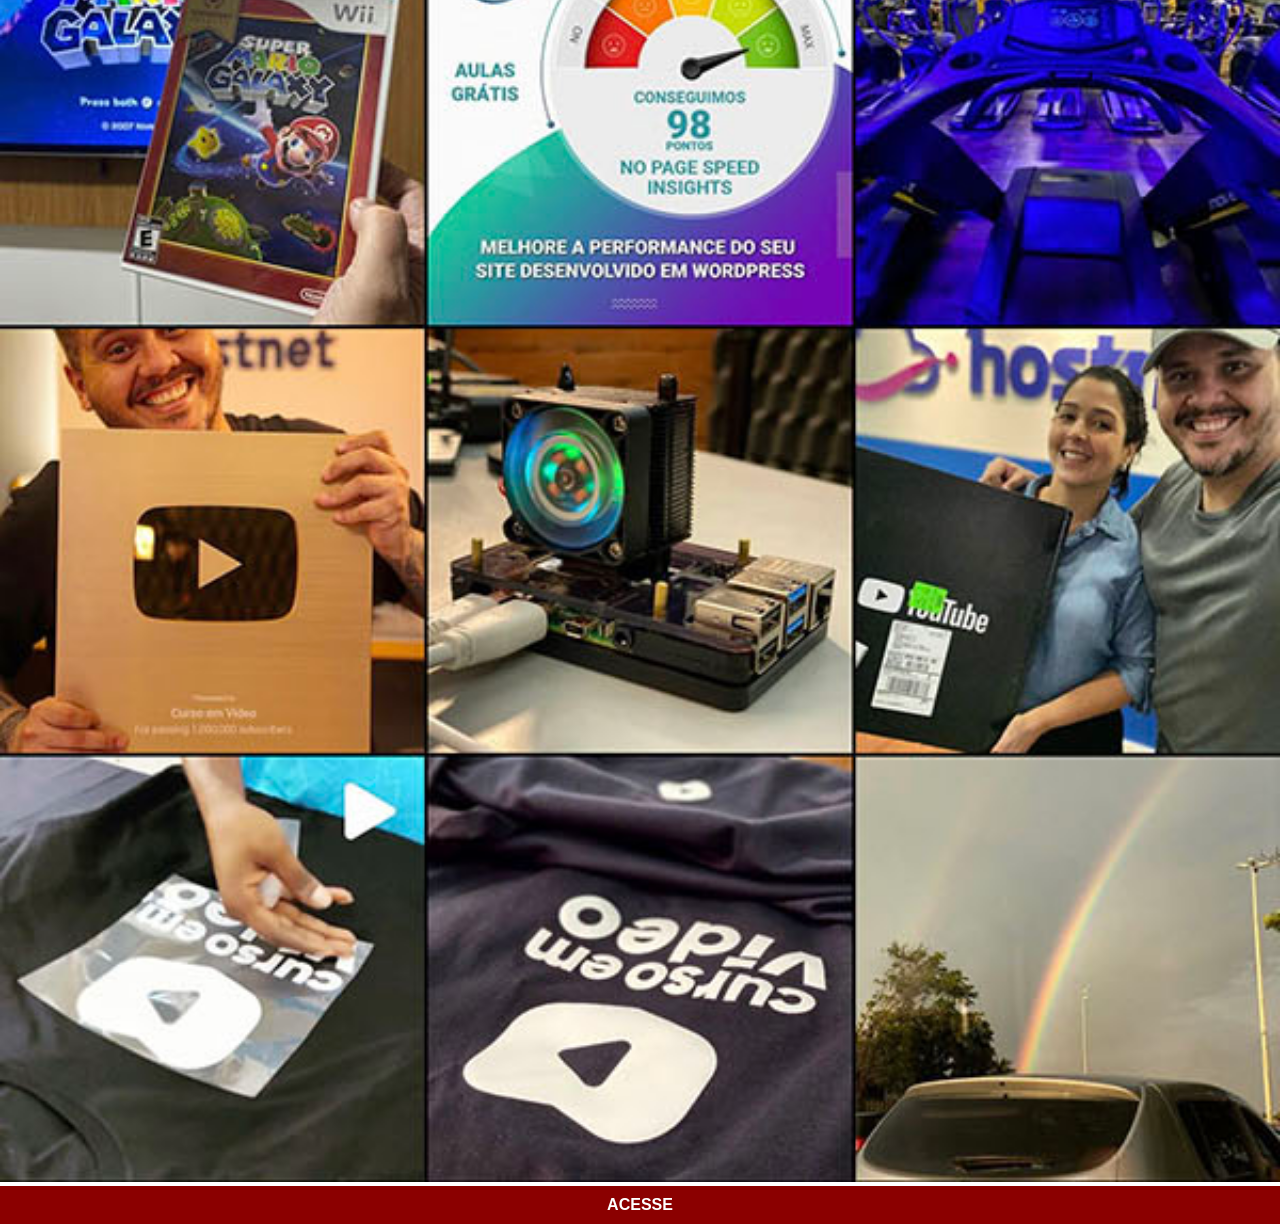
<file: instagram.html>
<!DOCTYPE html>
<html lang="pt-br">
<head>
    <meta charset="UTF-8">
    <meta name="viewport" content="width=device-width, initial-scale=1.0">
    <link rel="stylesheet" href="estilos/social.css">
    <title>Instagram</title>
</head>
<body>
    <img src="pacote-d013/imagens/tela-instagram.jpg" alt="Instagram">
    <a href="https://www.instagram.com/gustavoguanabara/" target="_blank">ACESSE</a>
</body>
</html>
</file>
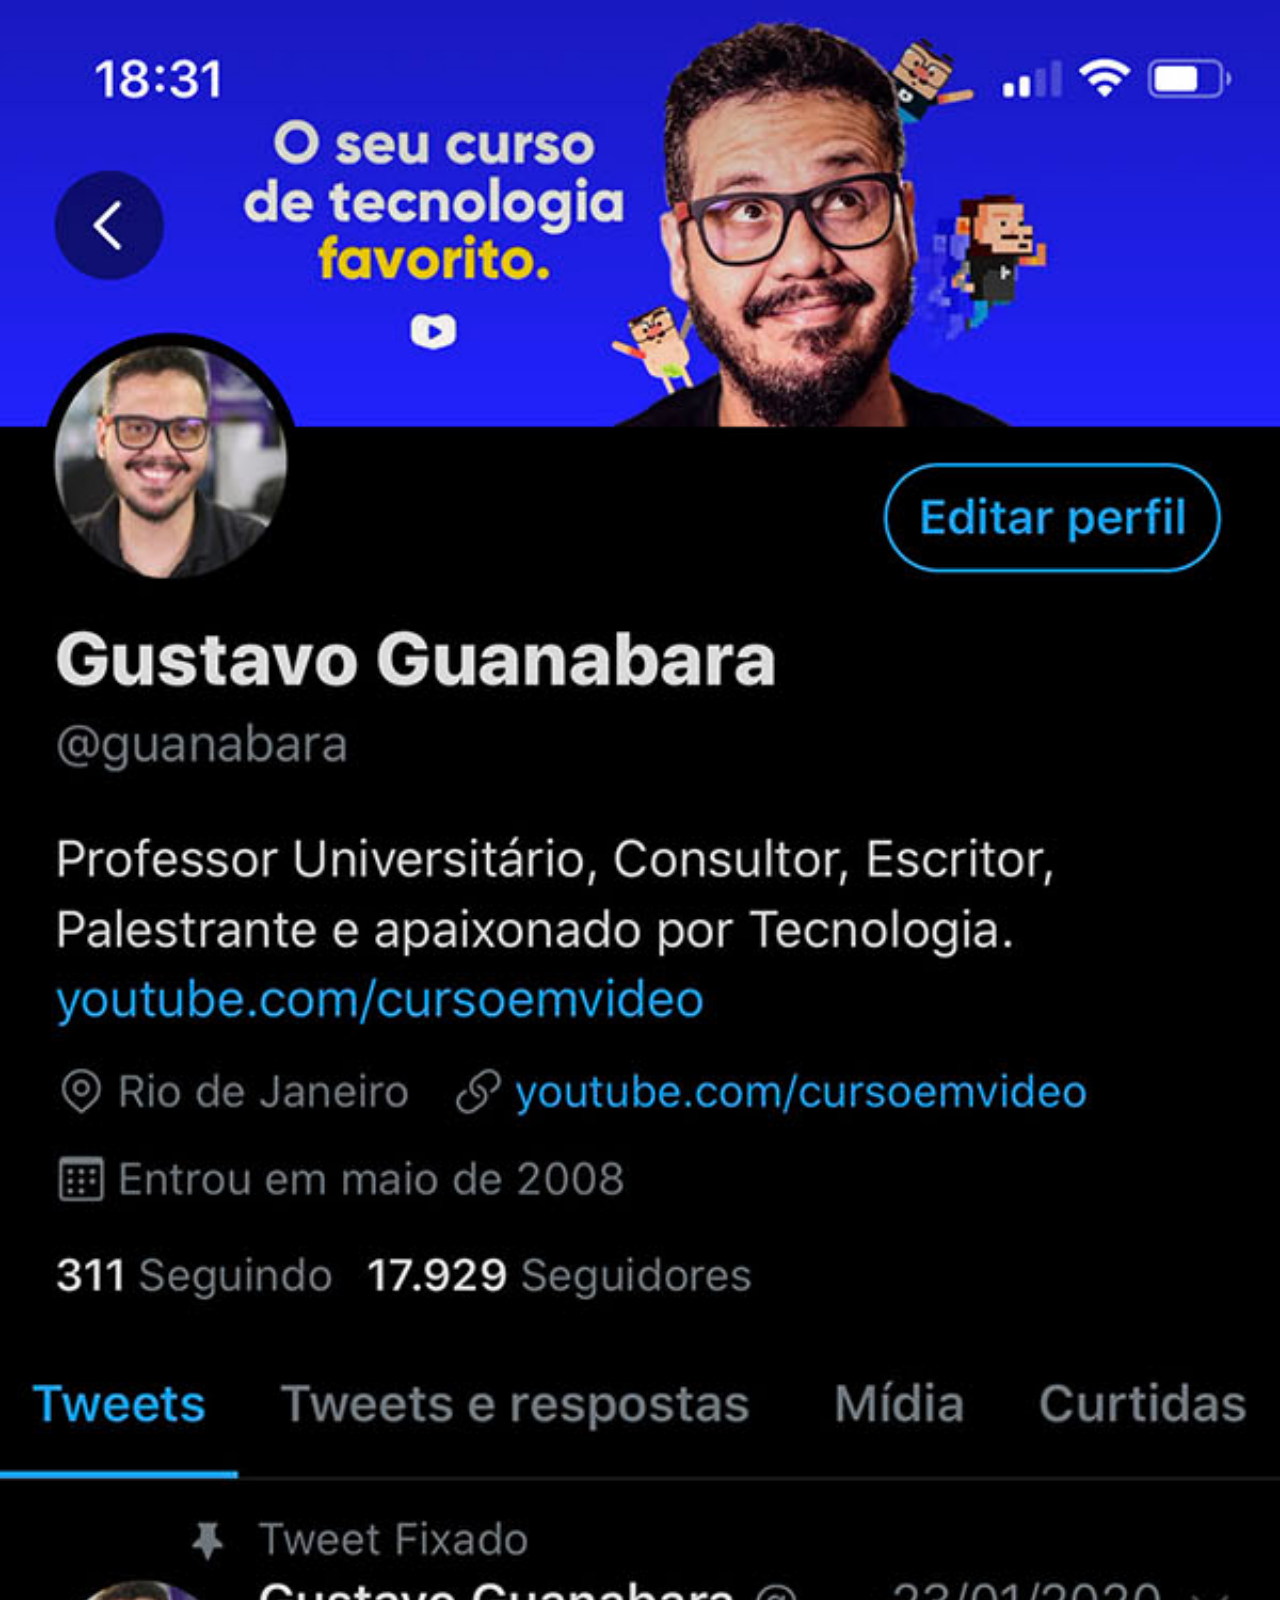
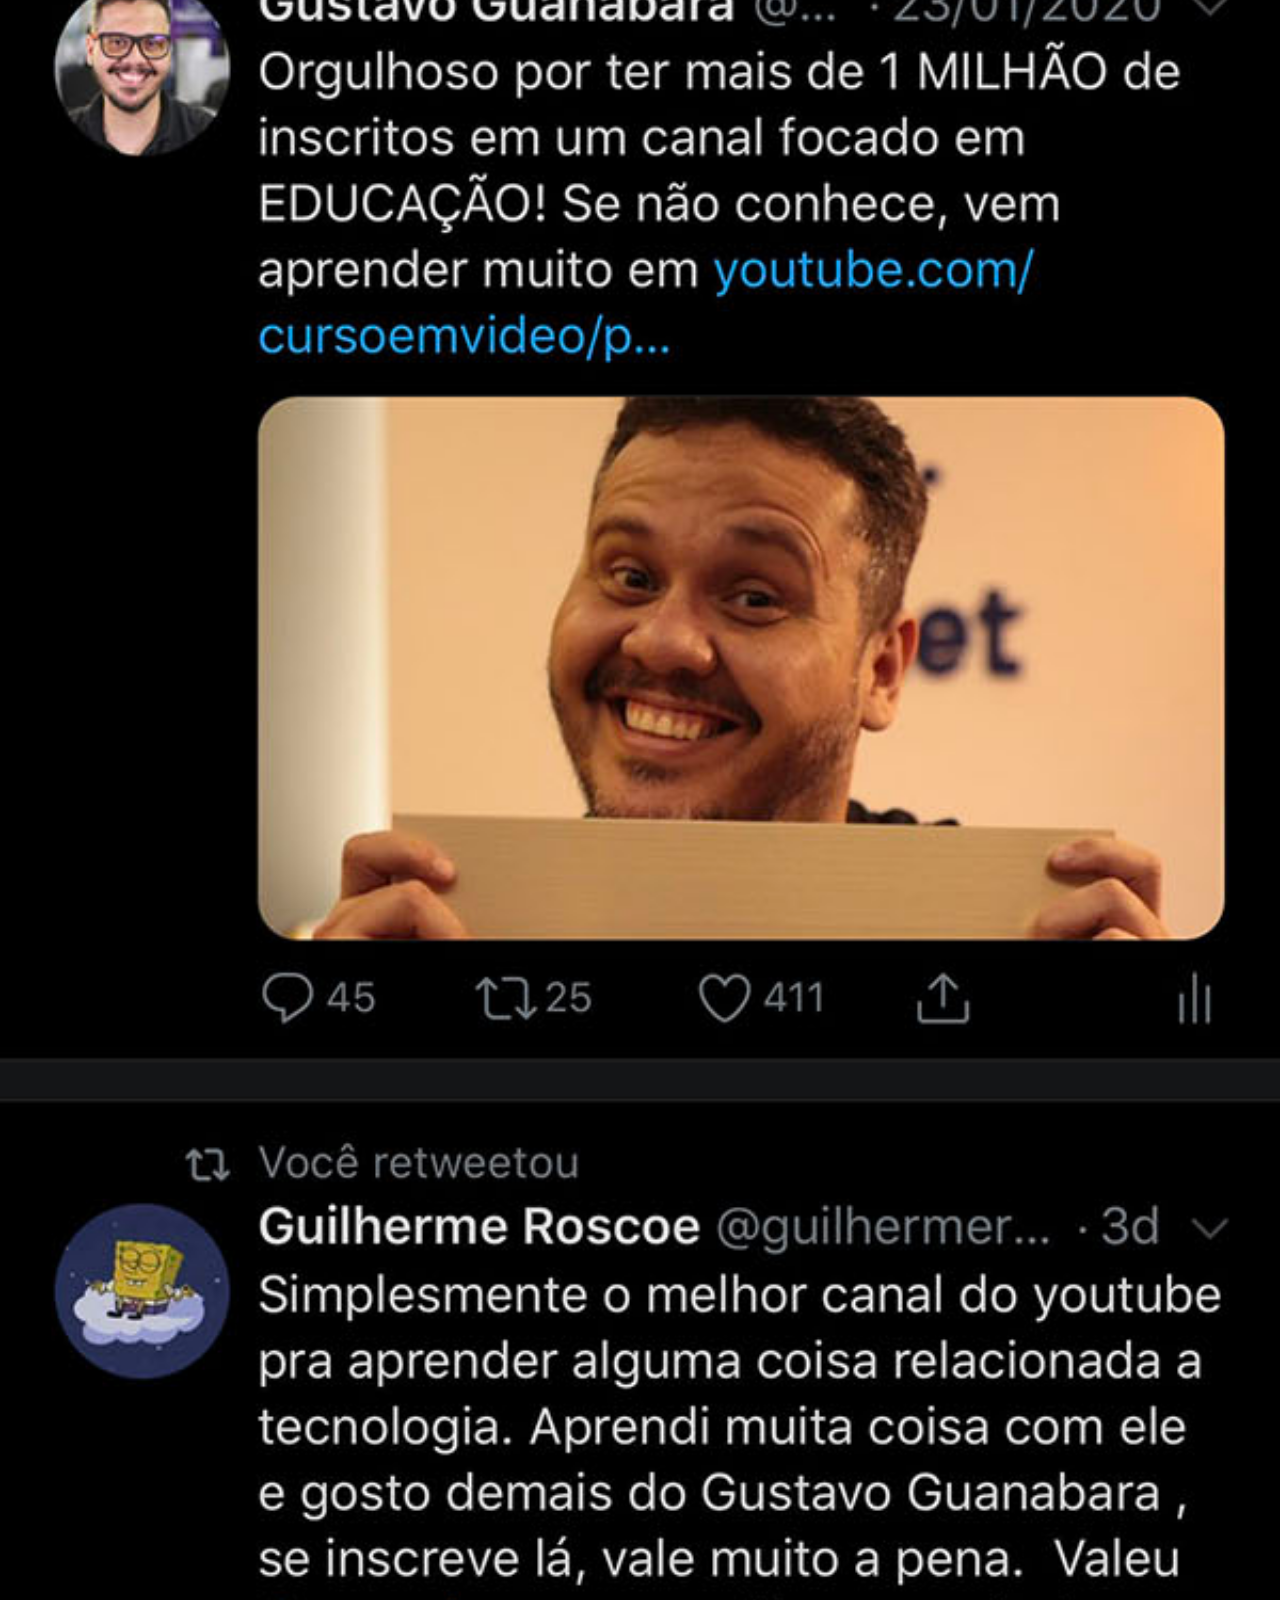
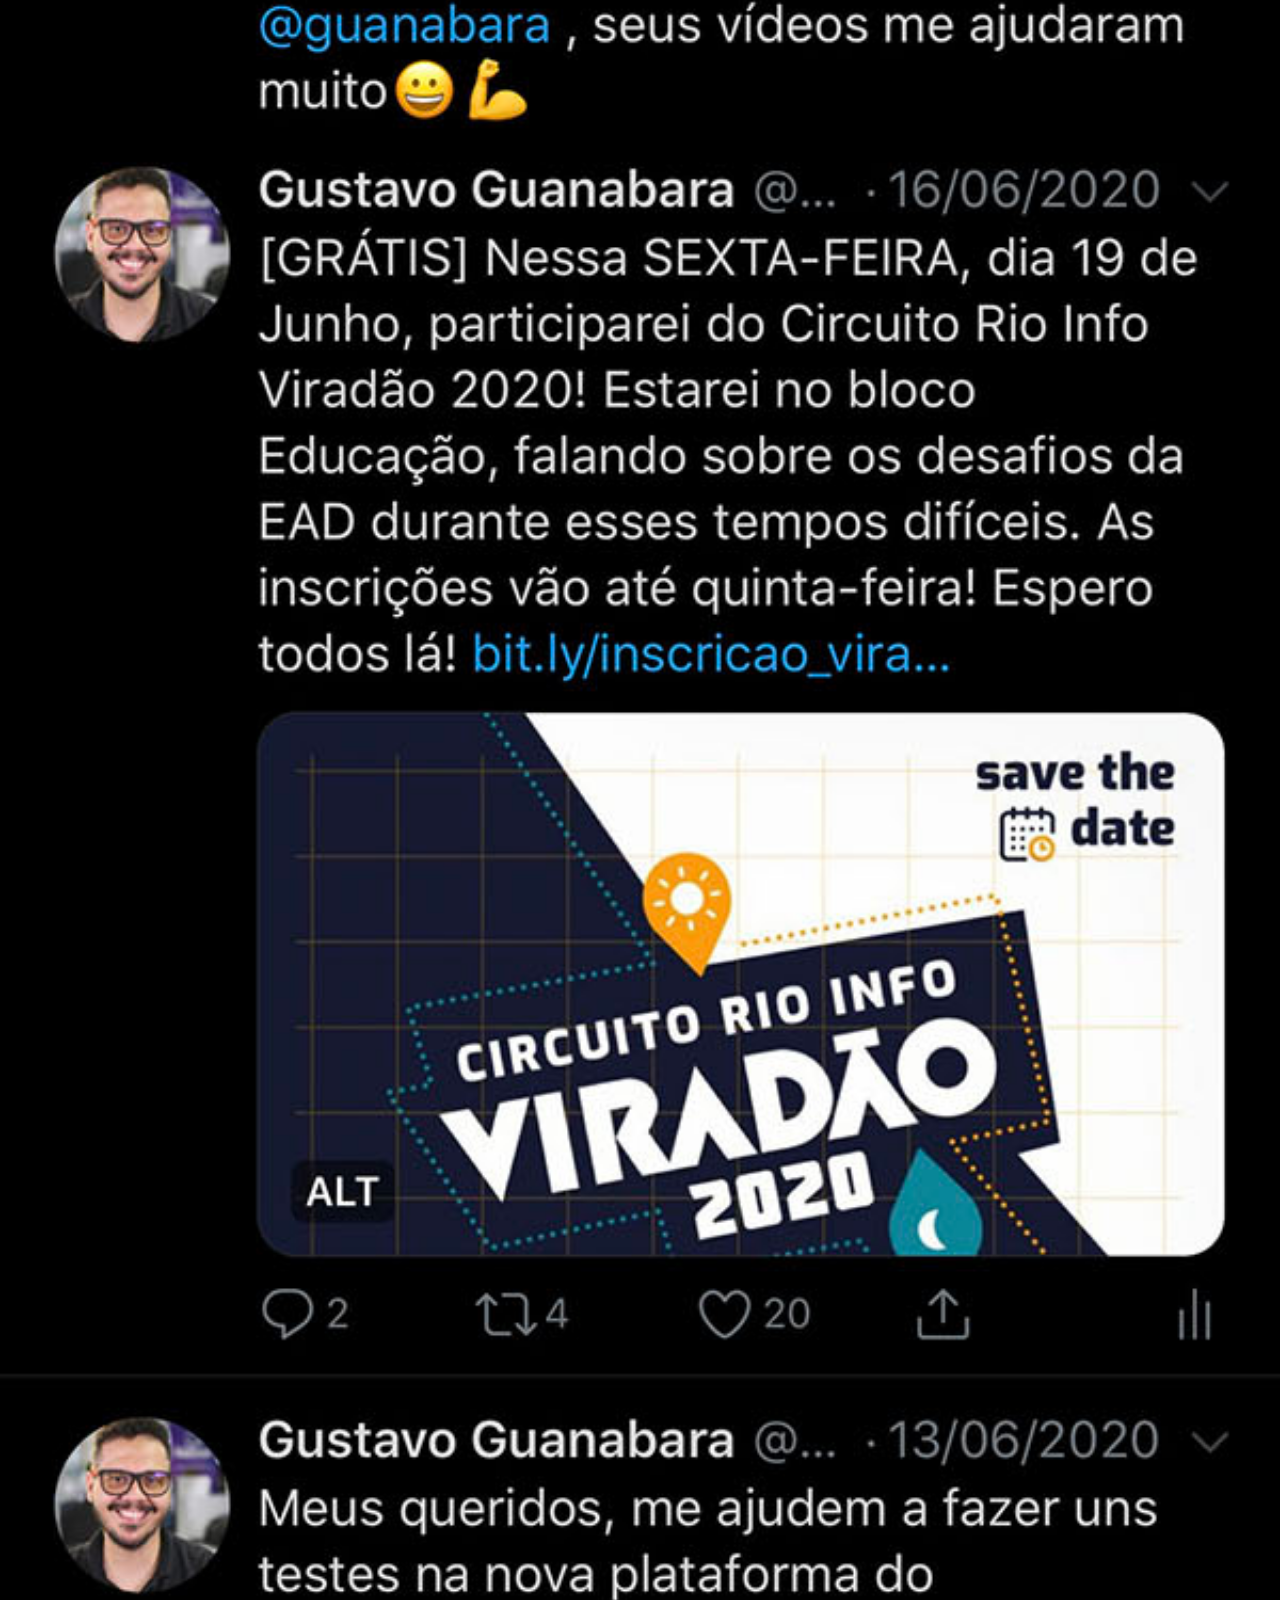
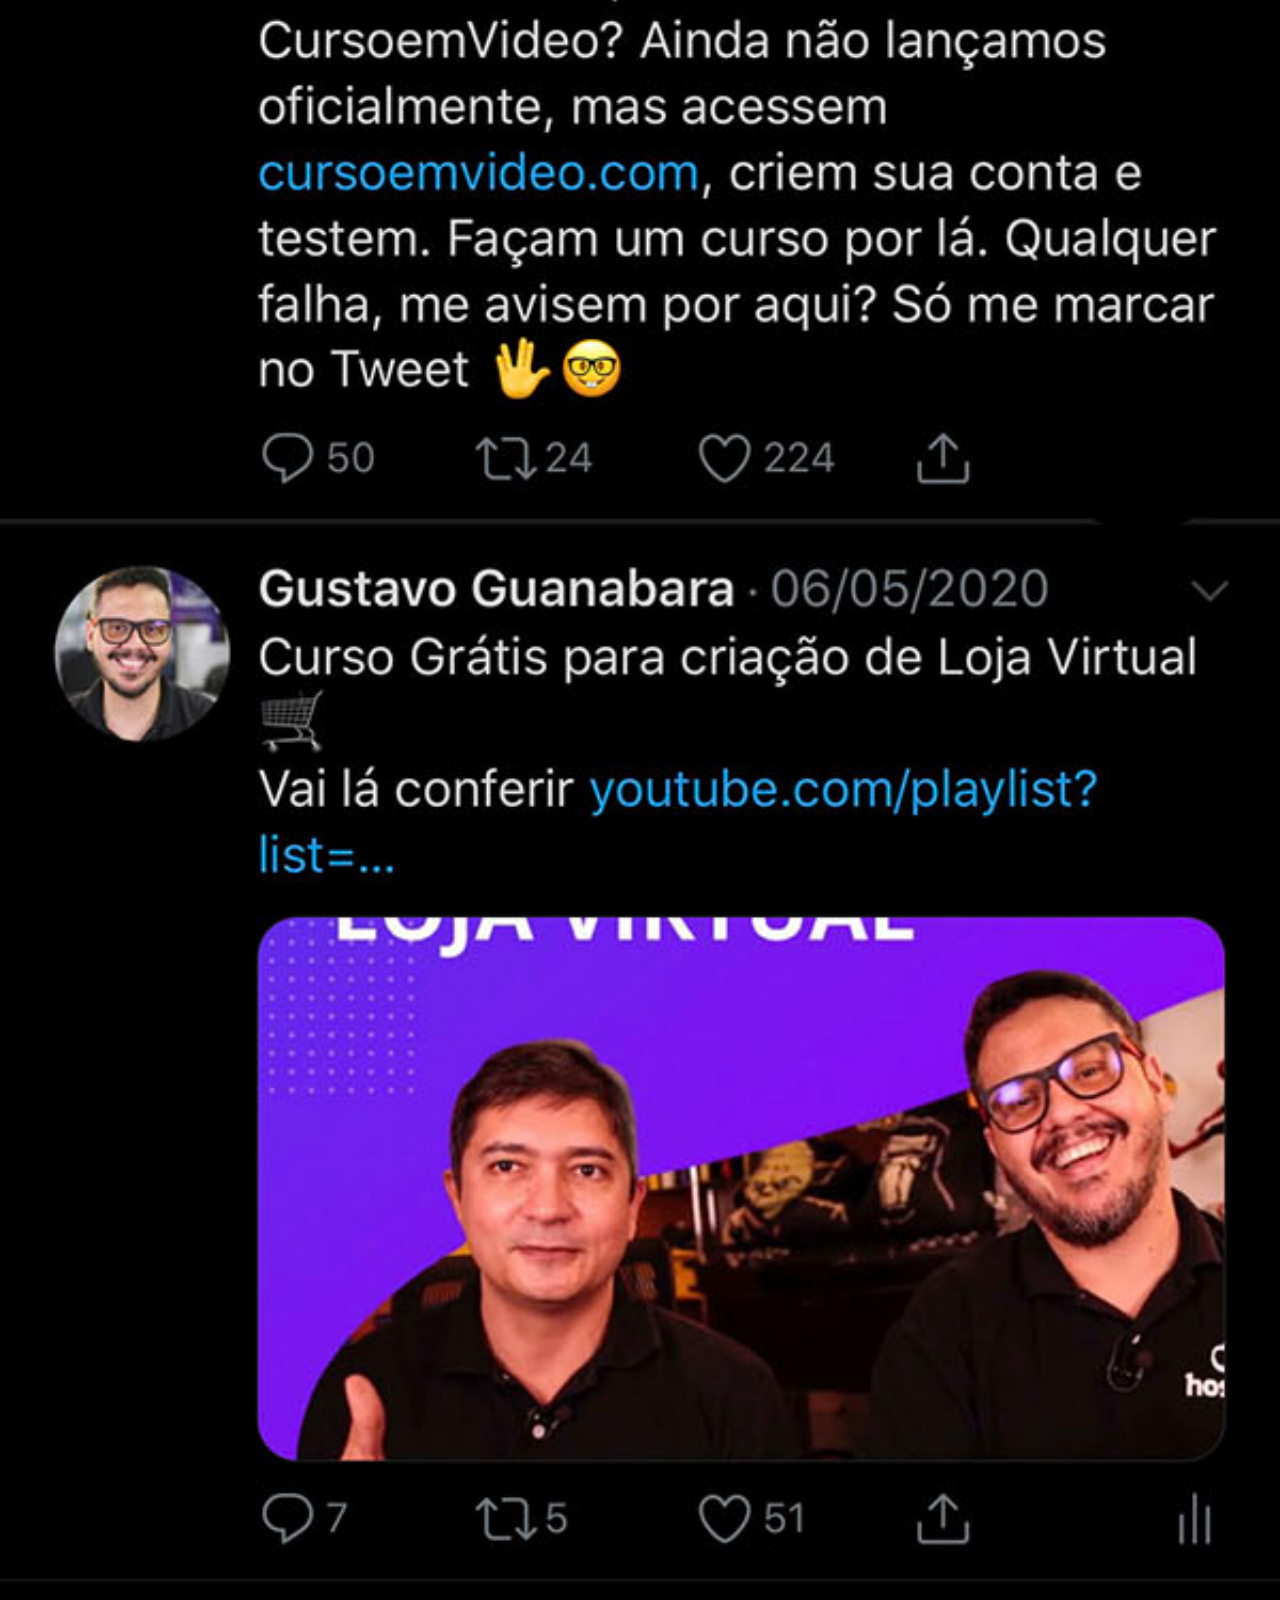
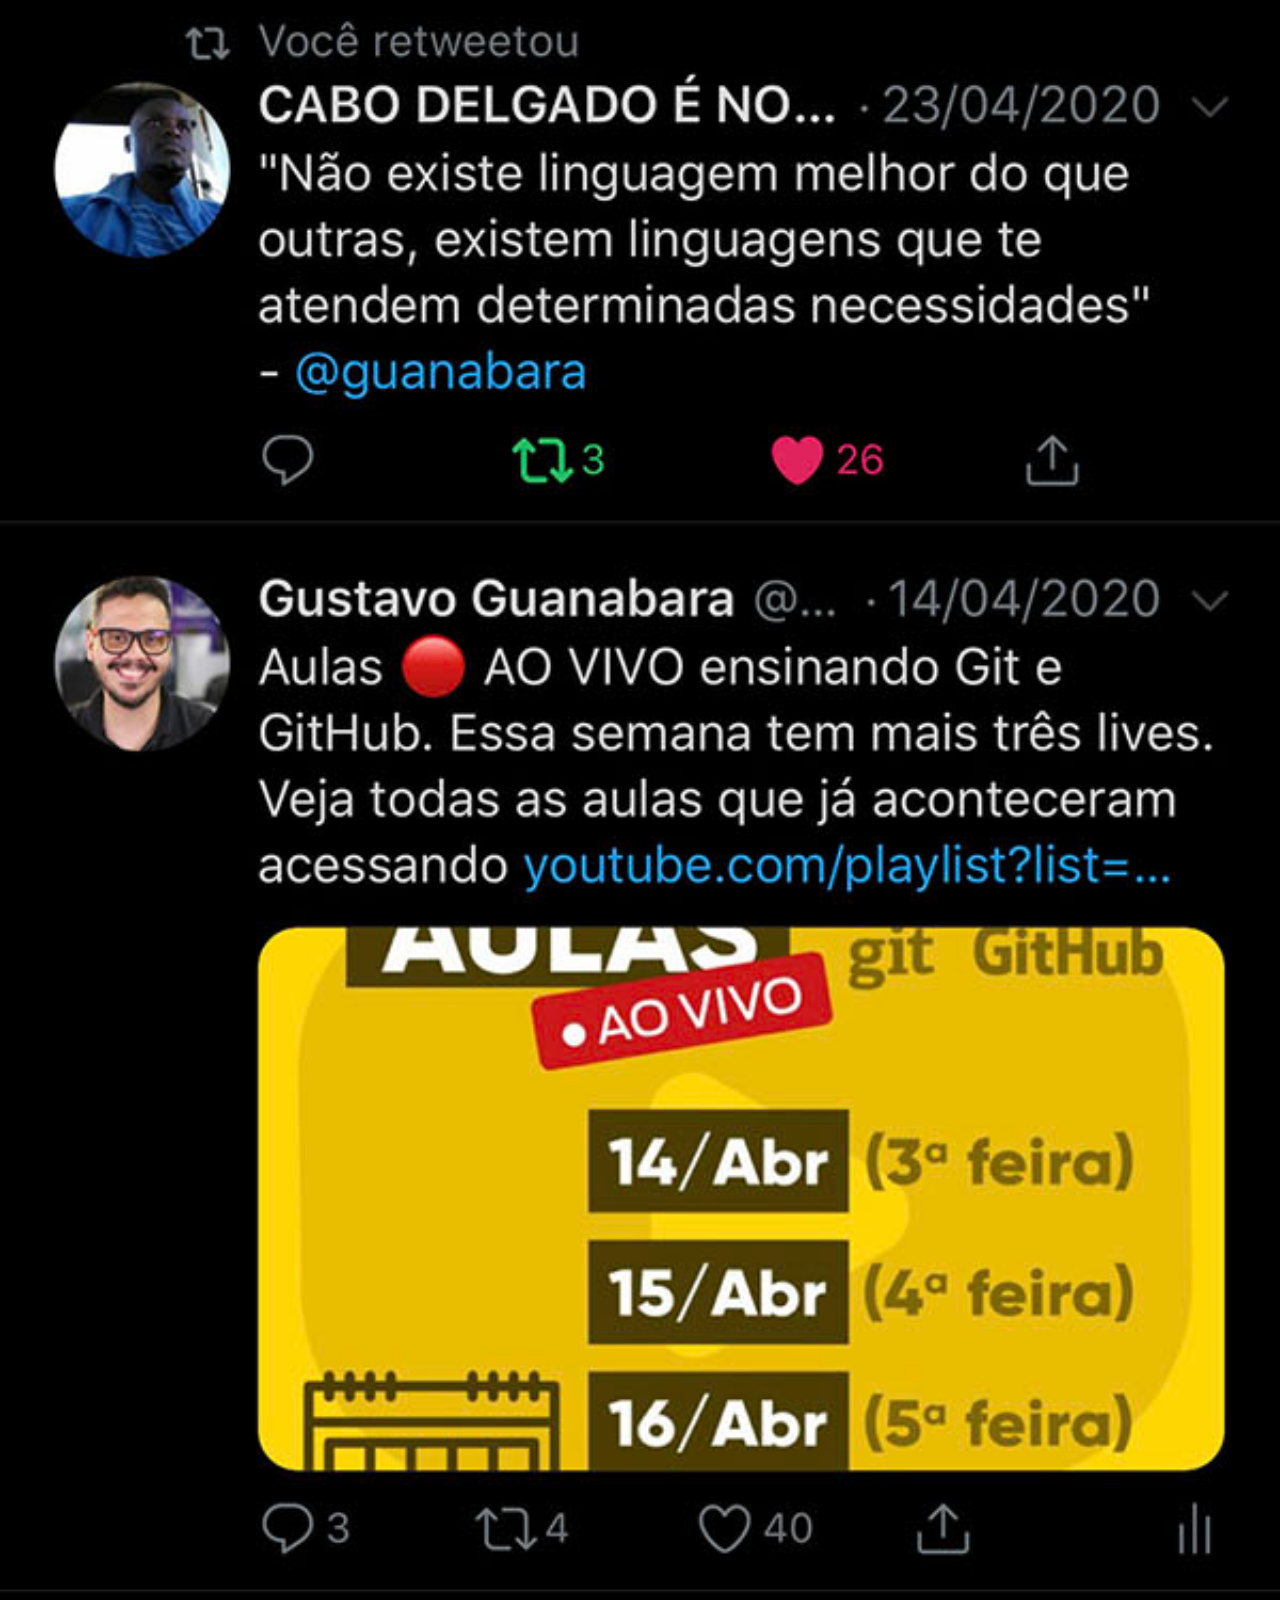
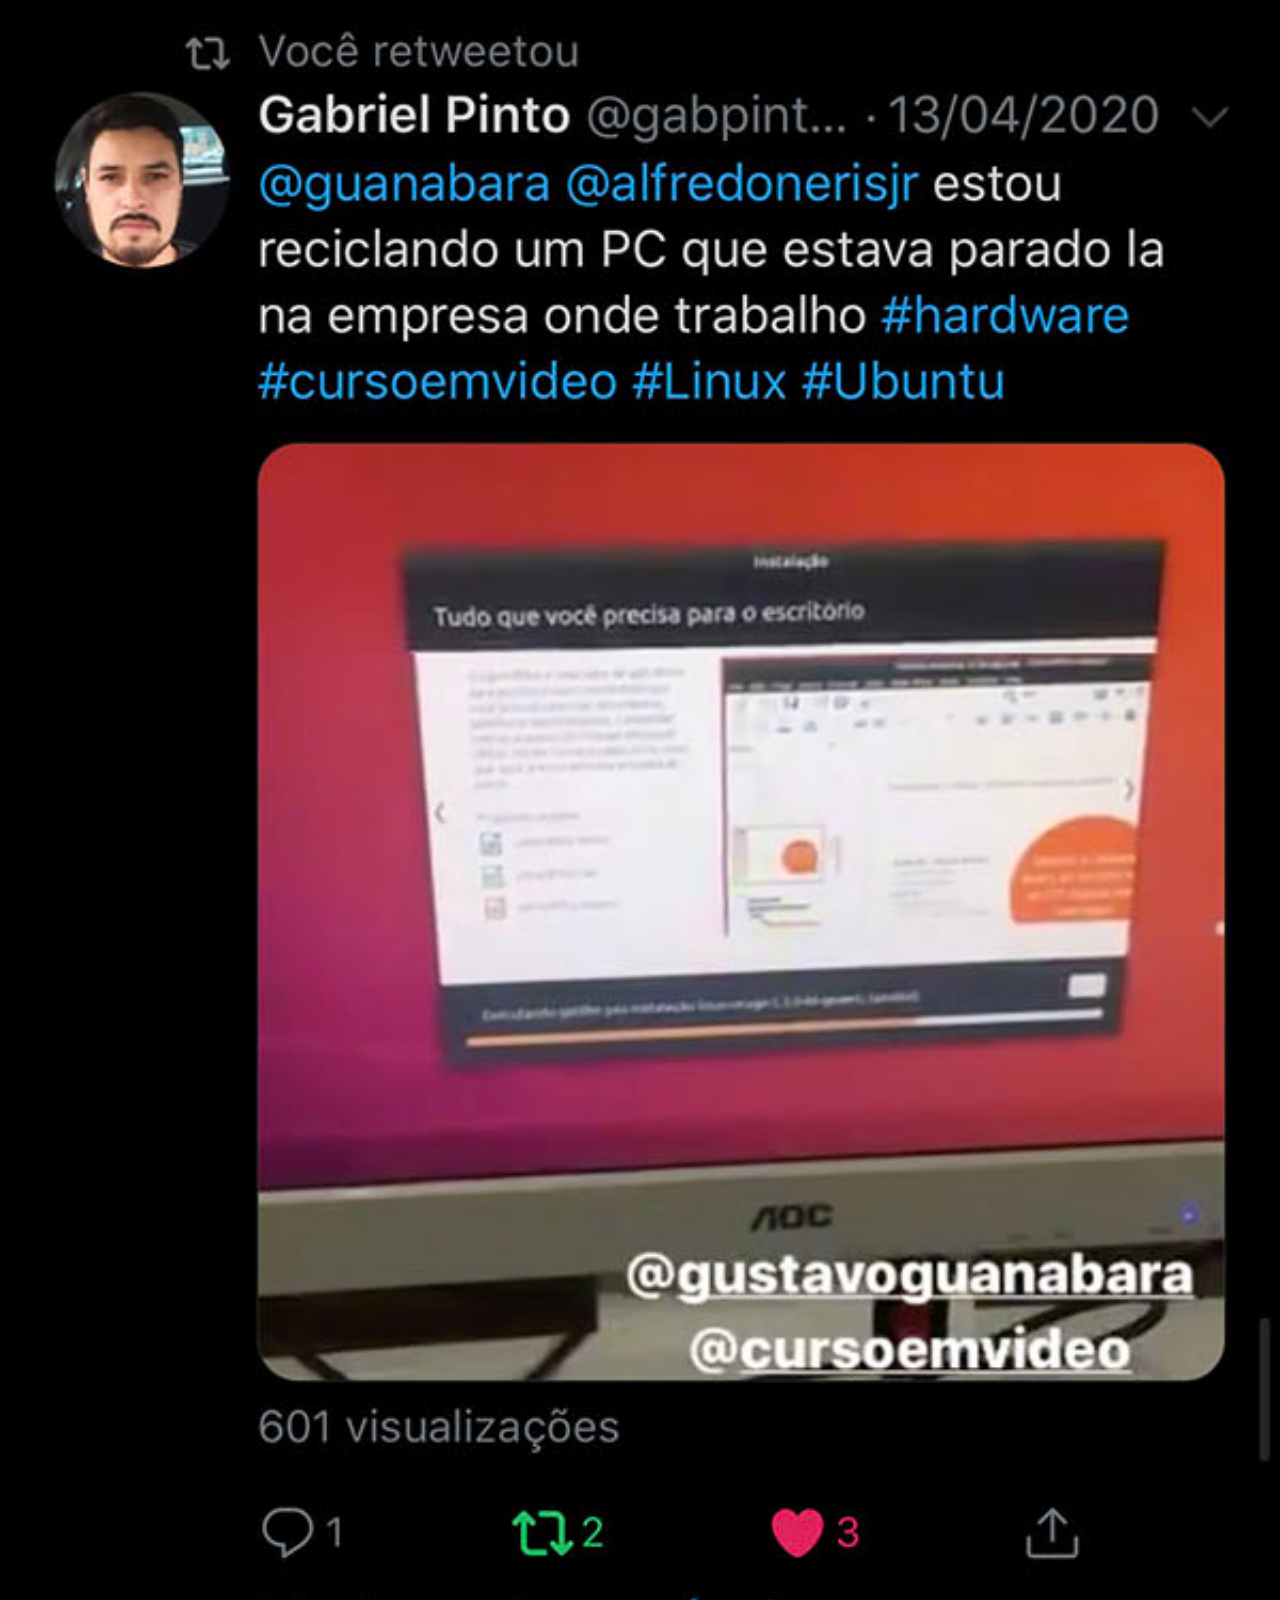
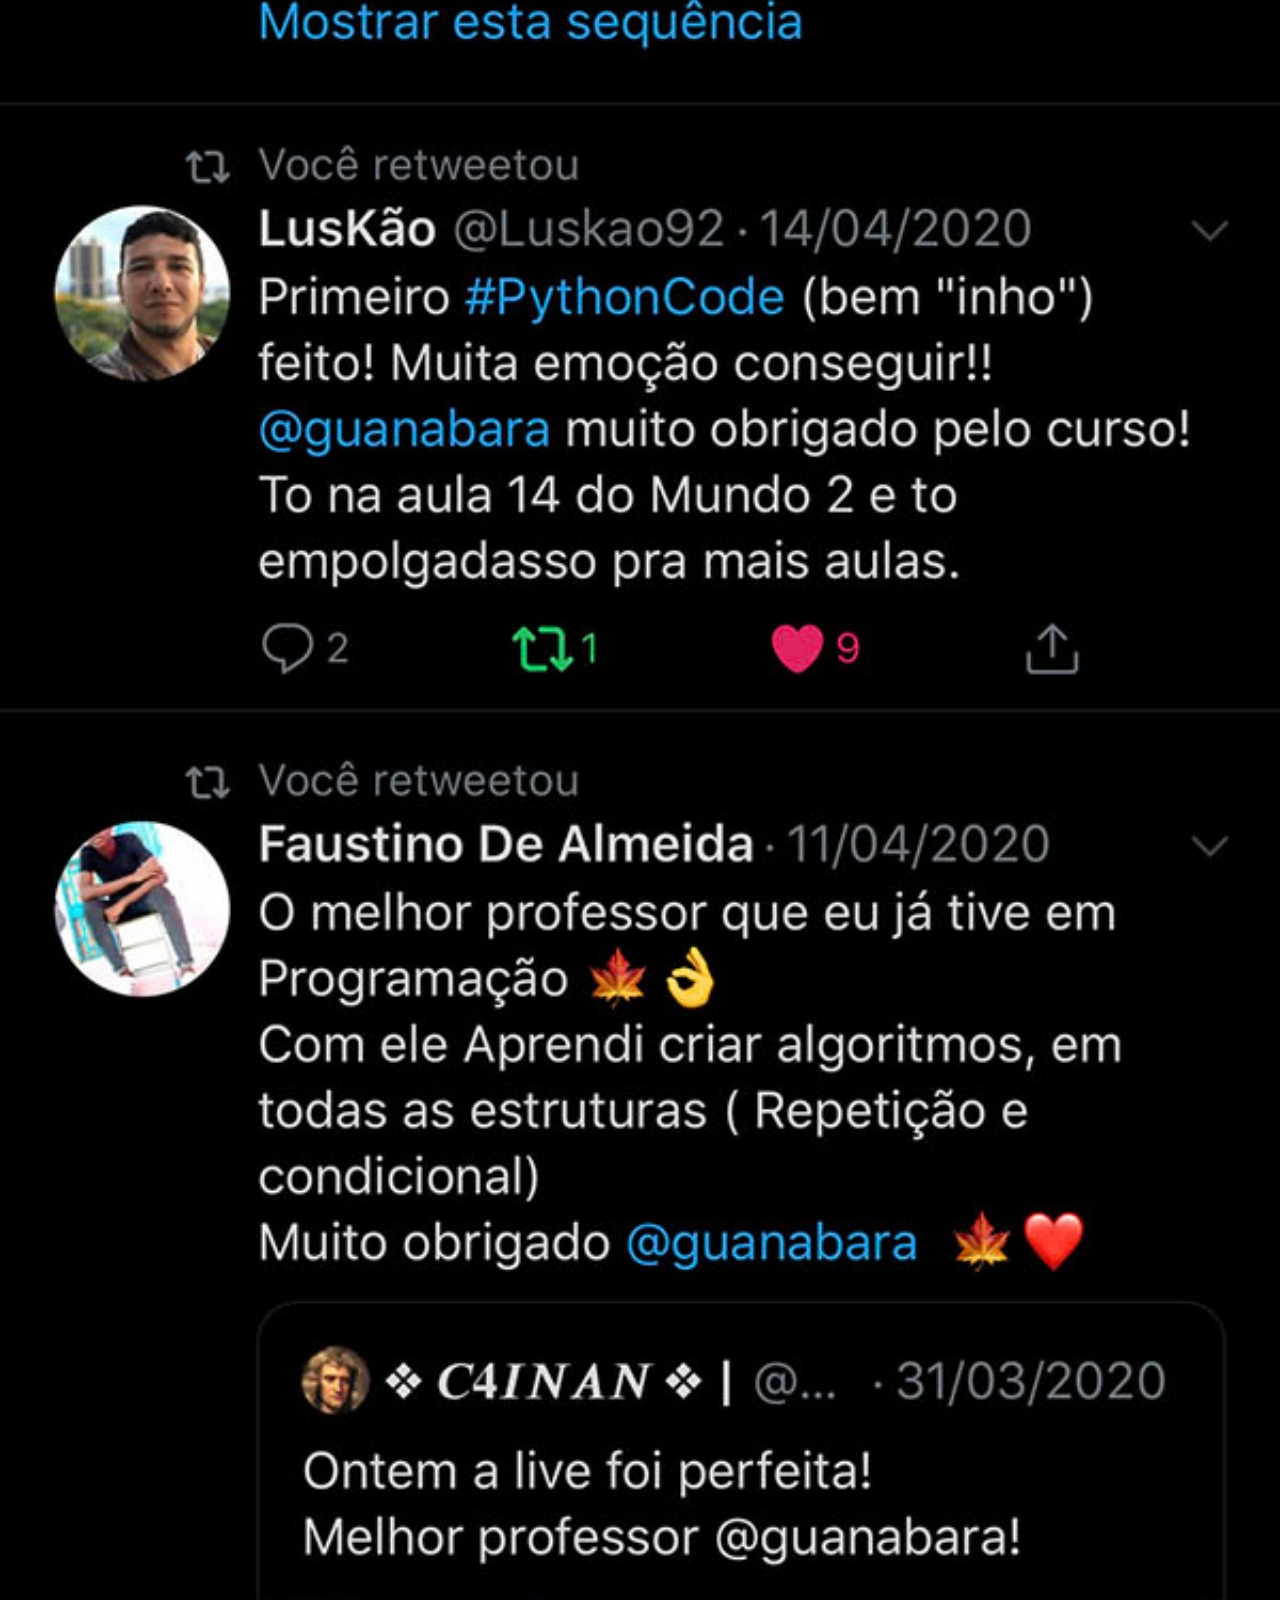
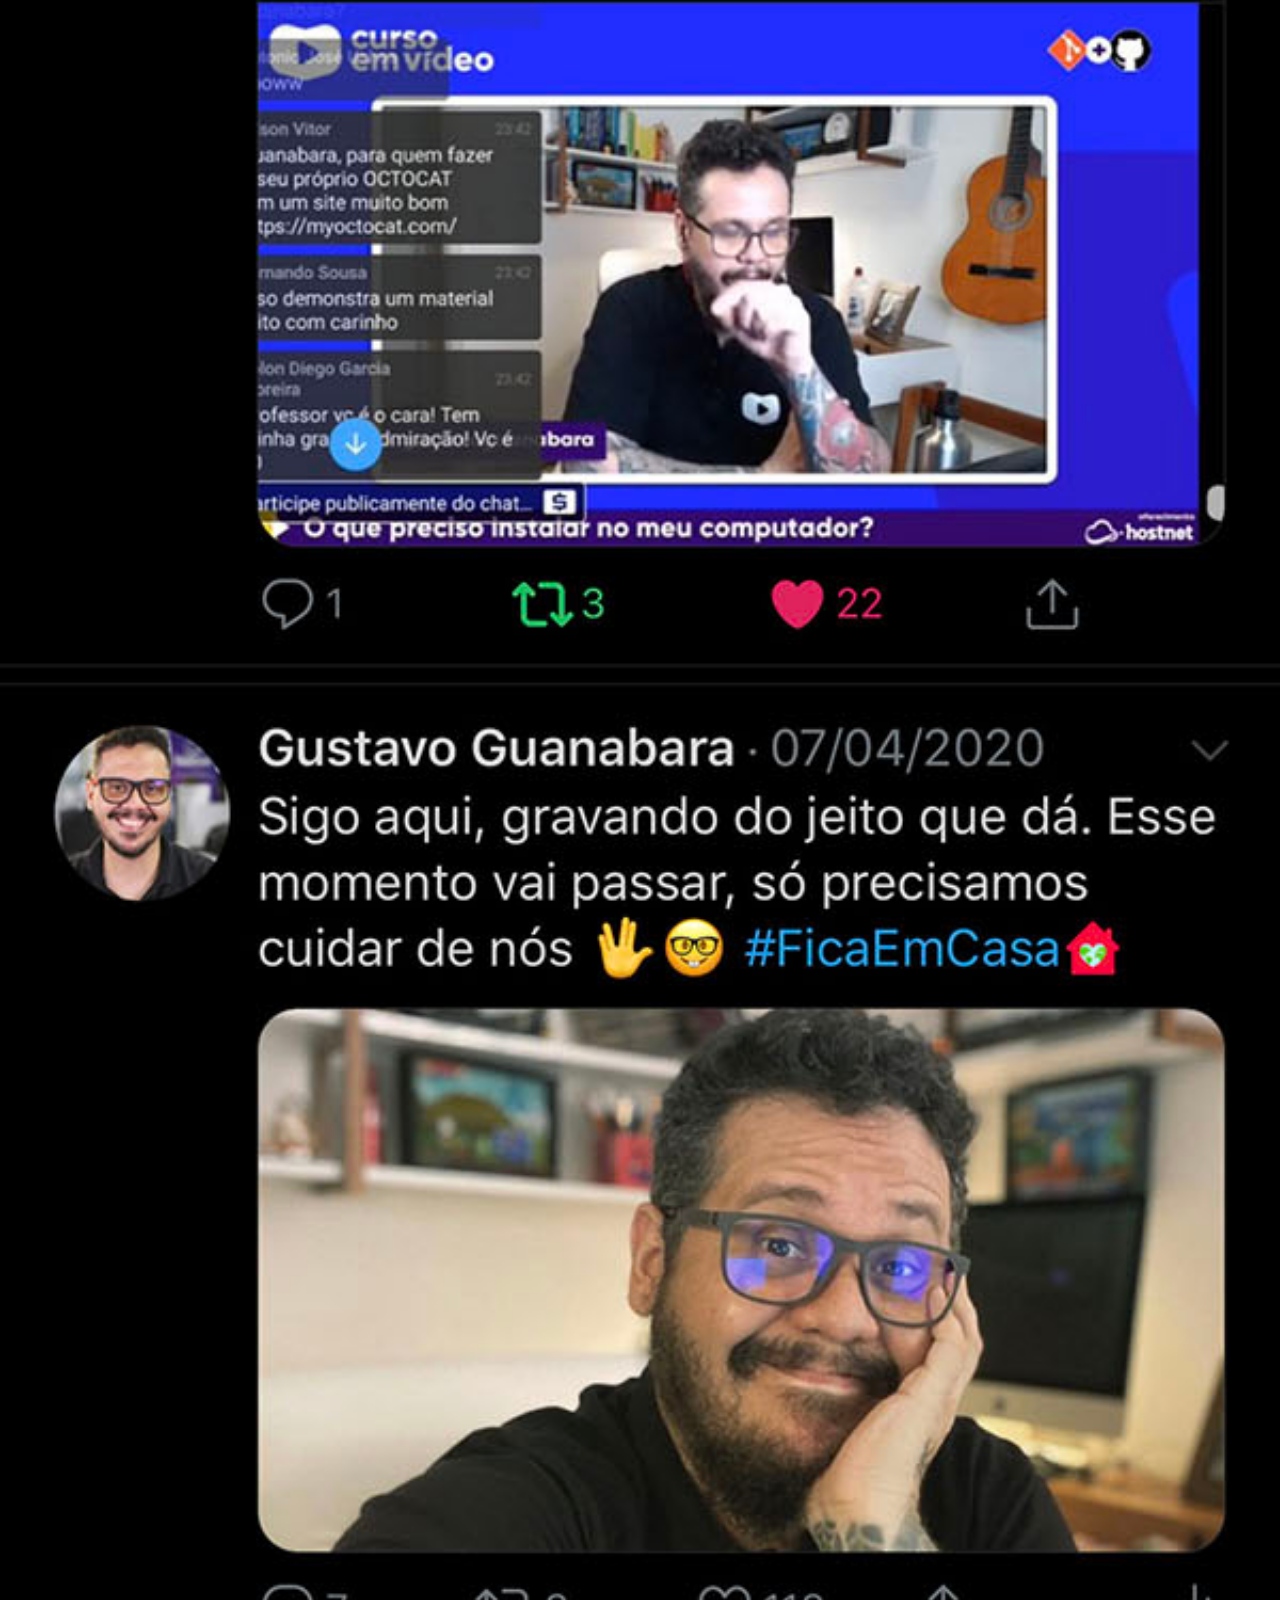
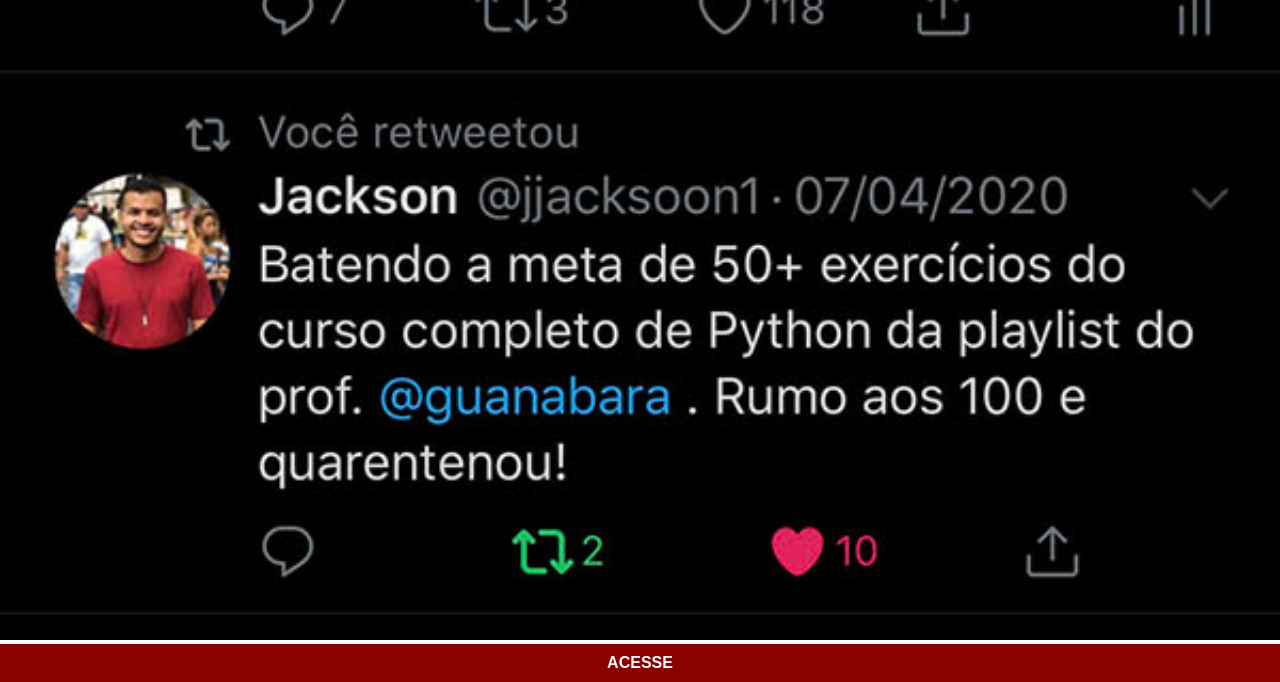
<file: x.html>
<!DOCTYPE html>
<html lang="pt-br">
<head>
    <meta charset="UTF-8">
    <meta name="viewport" content="width=device-width, initial-scale=1.0">
    <link rel="stylesheet" href="estilos/social.css">
    <title>Twitter</title>
</head>
<body>
    <img src="pacote-d013/imagens/tela-twitter.jpg" alt="Twitter">
    <a href="https://x.com/guanabara" target="_blank">ACESSE</a>
</body>
</html>
</file>
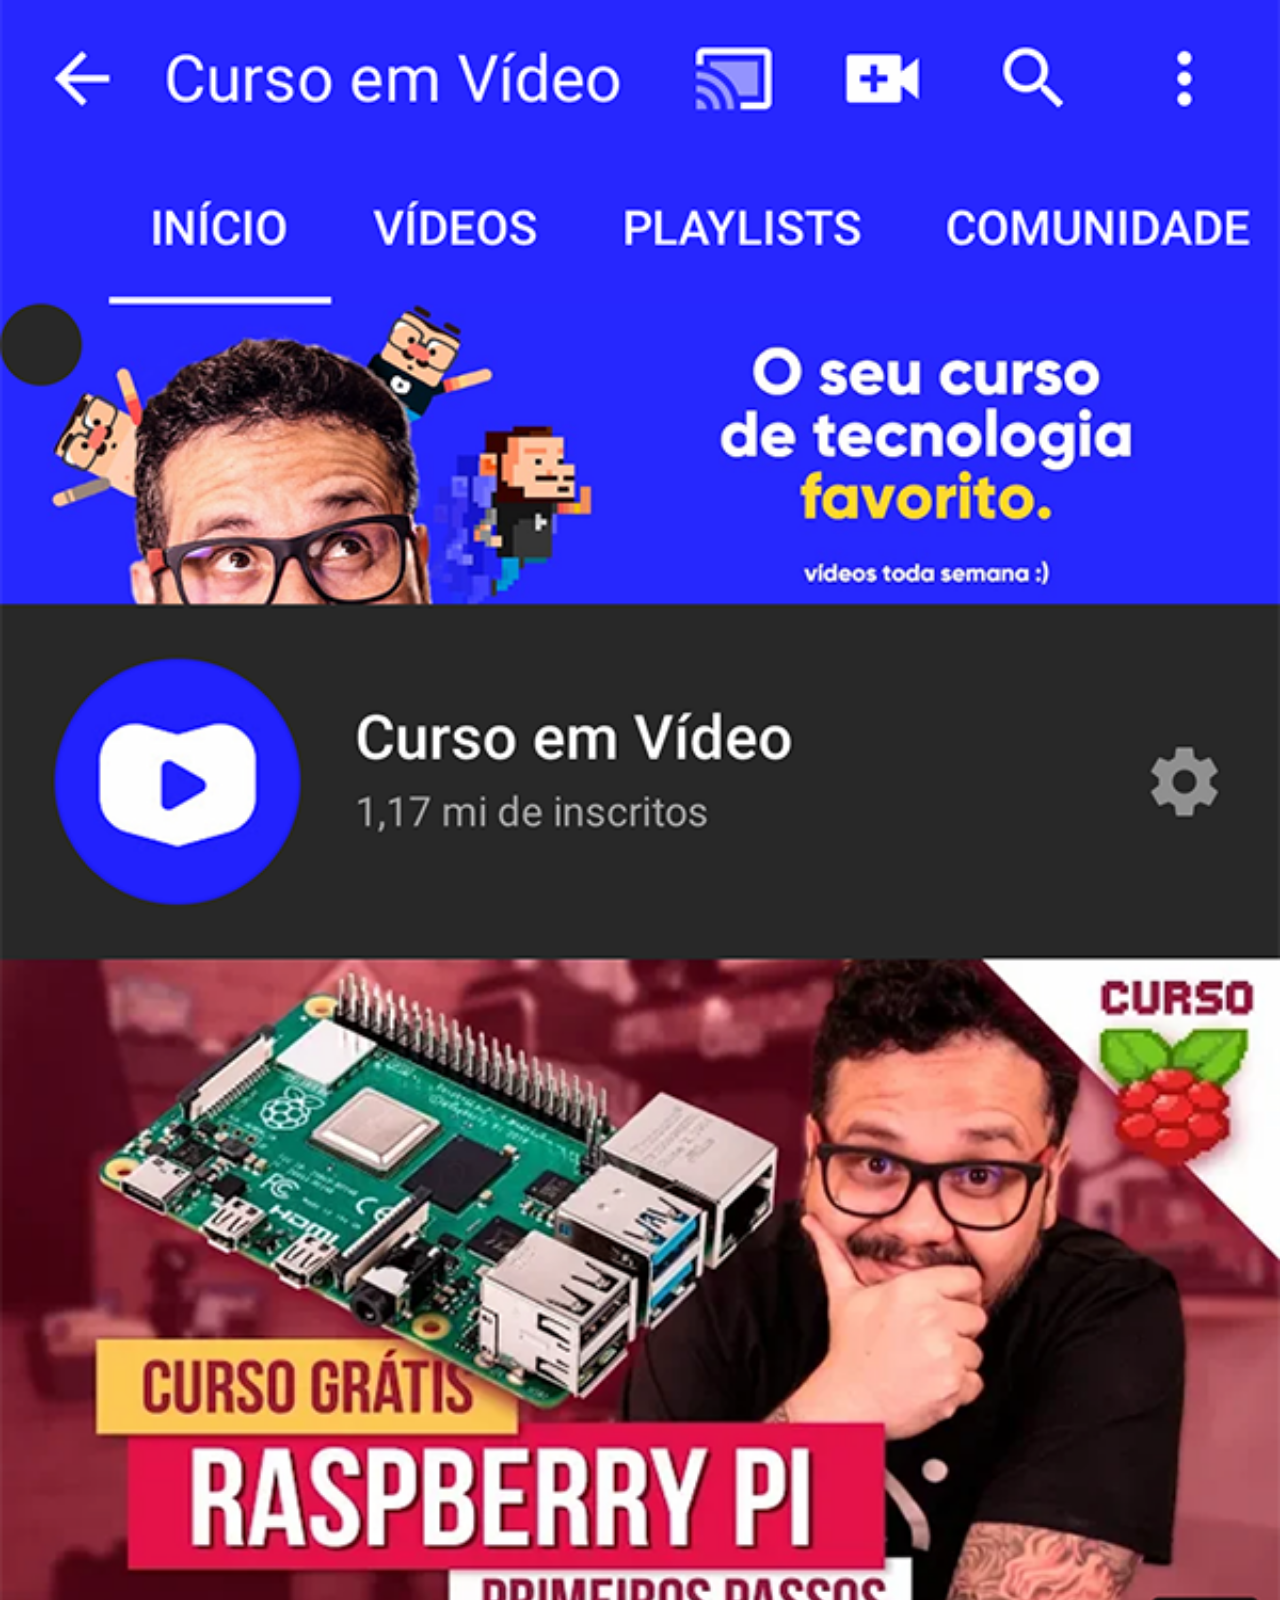
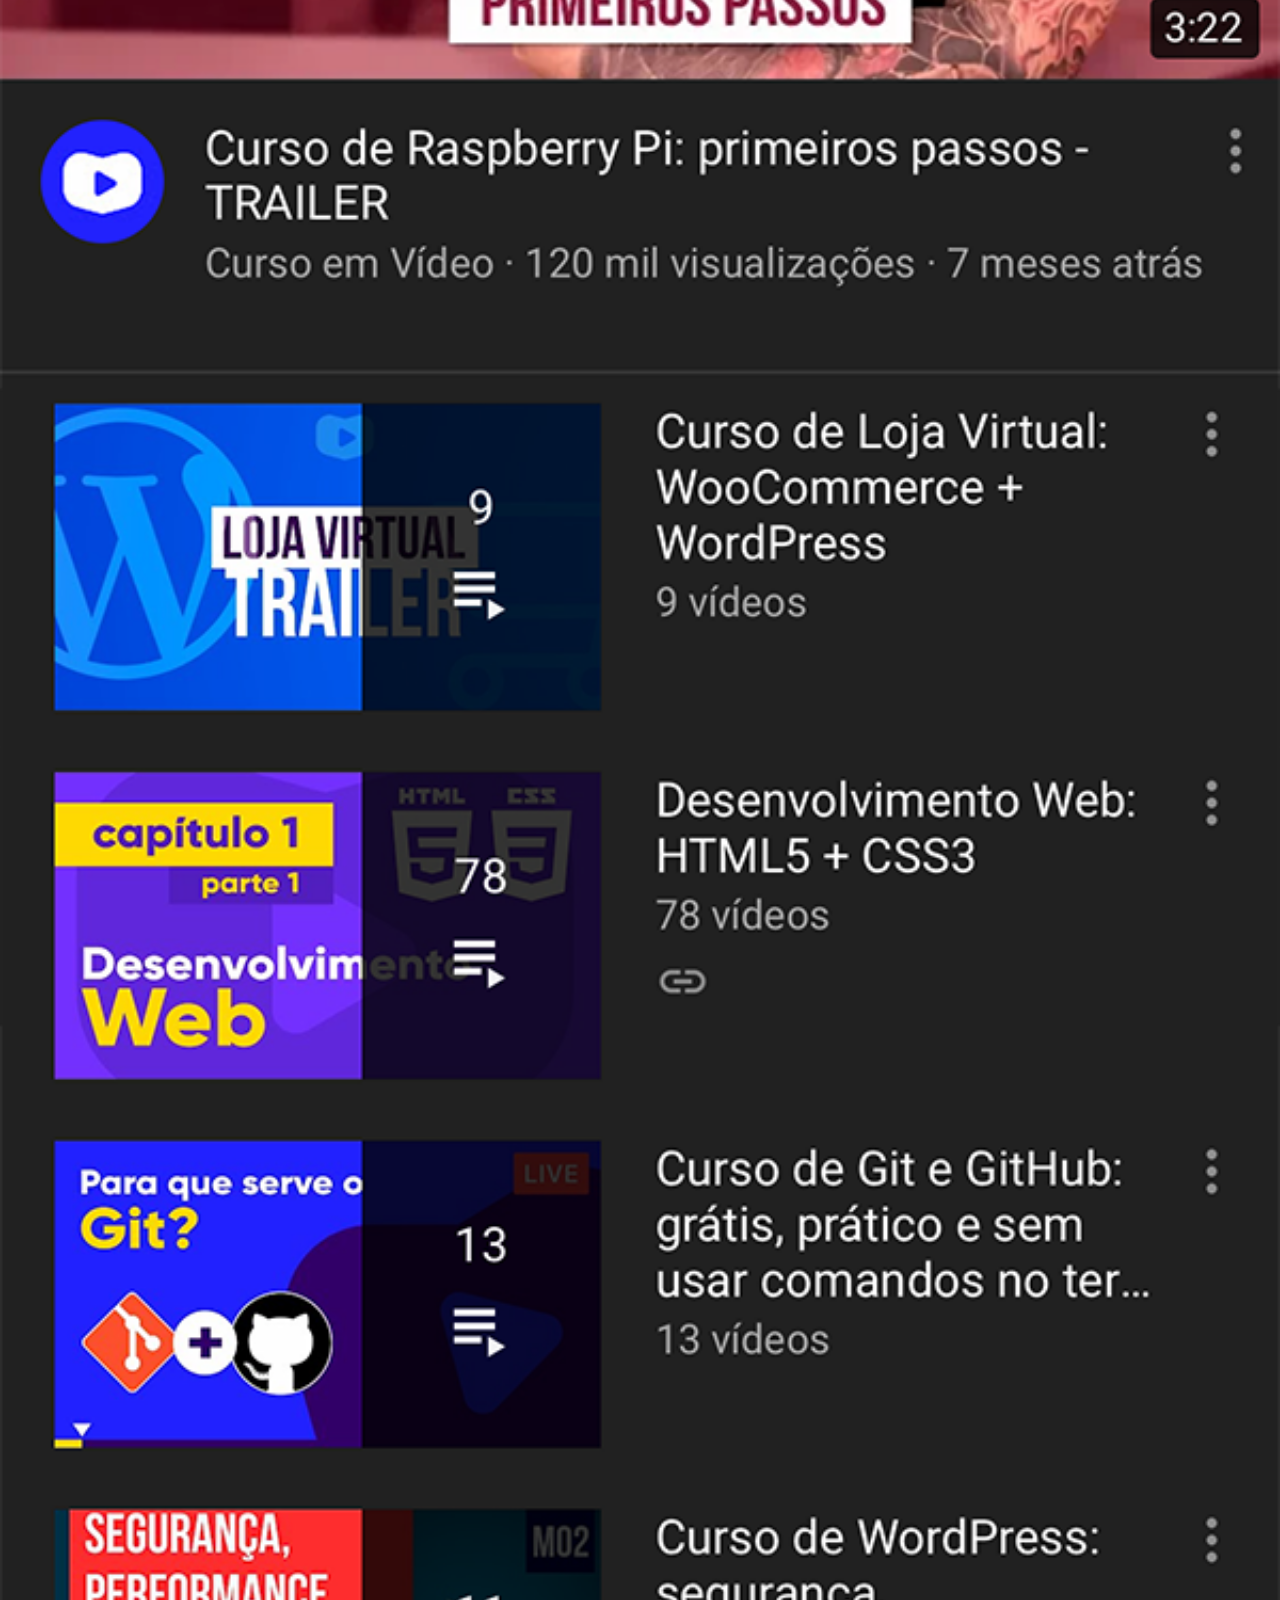
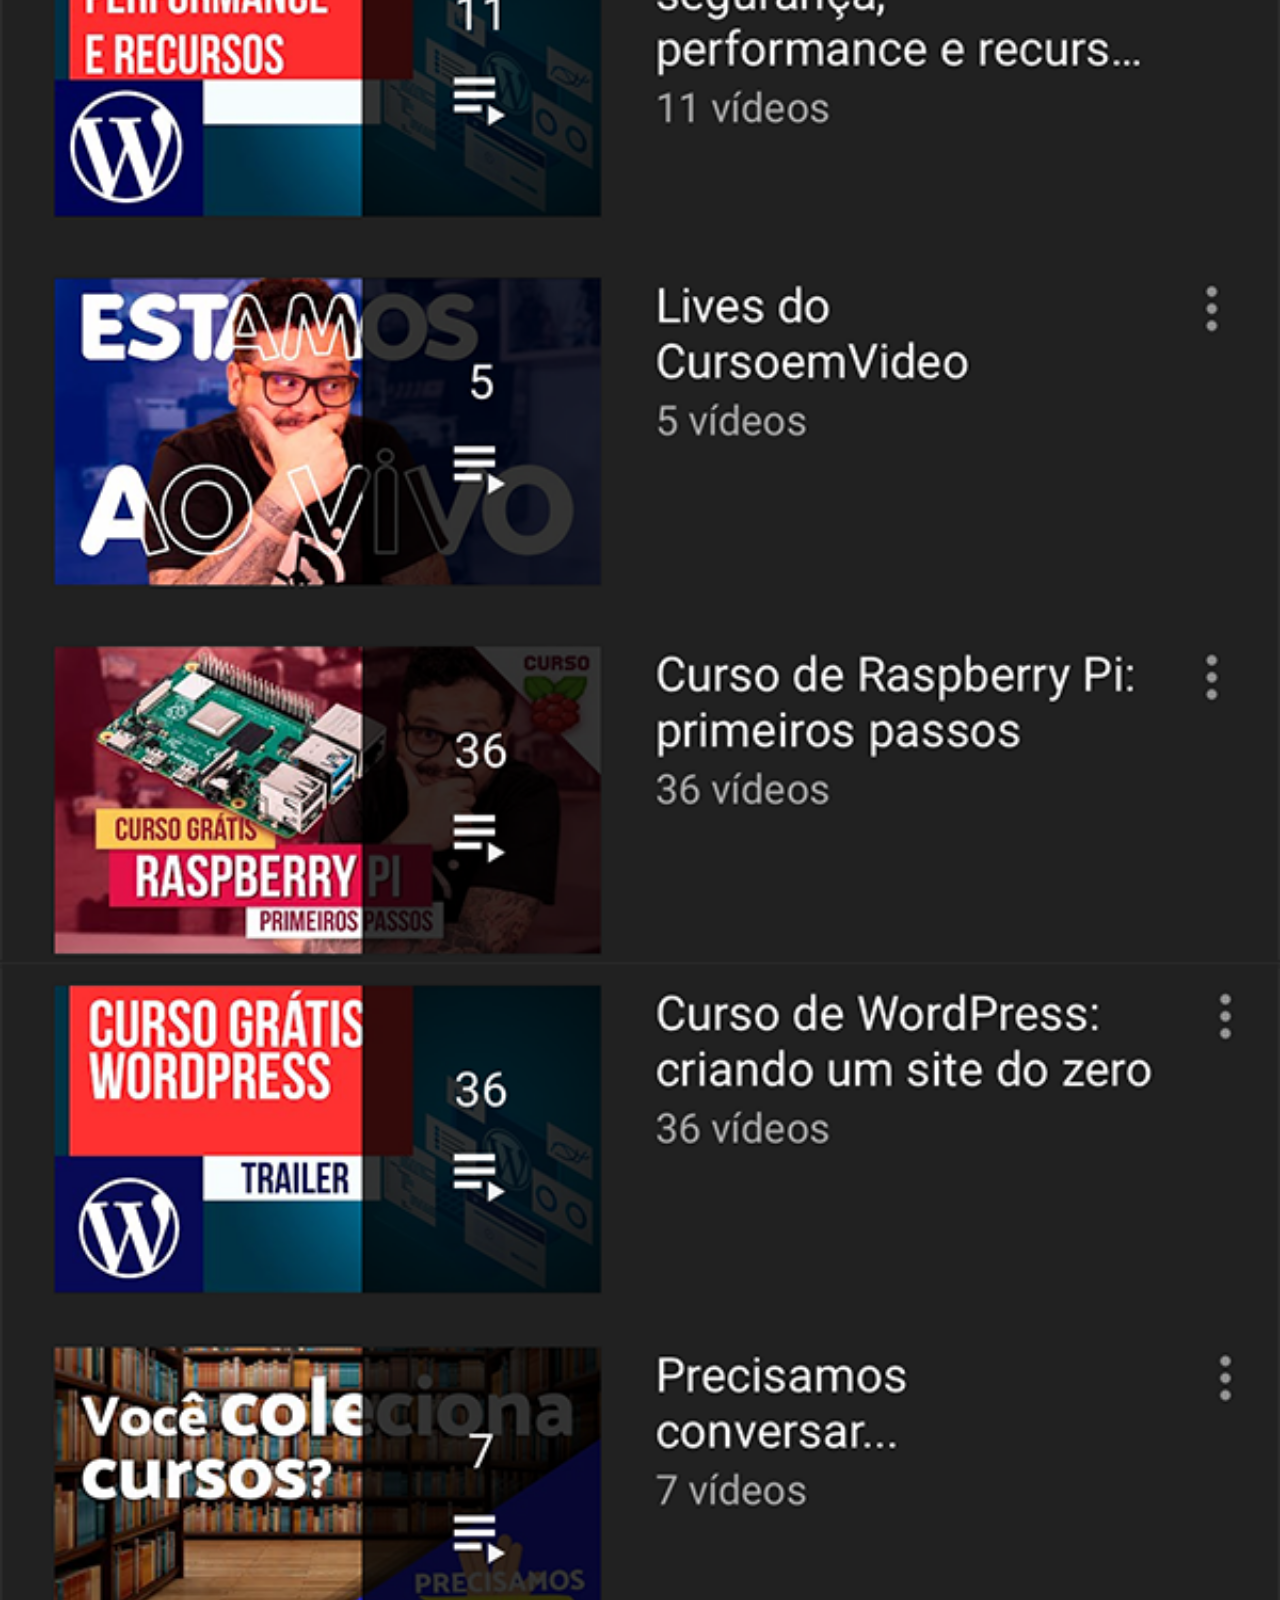
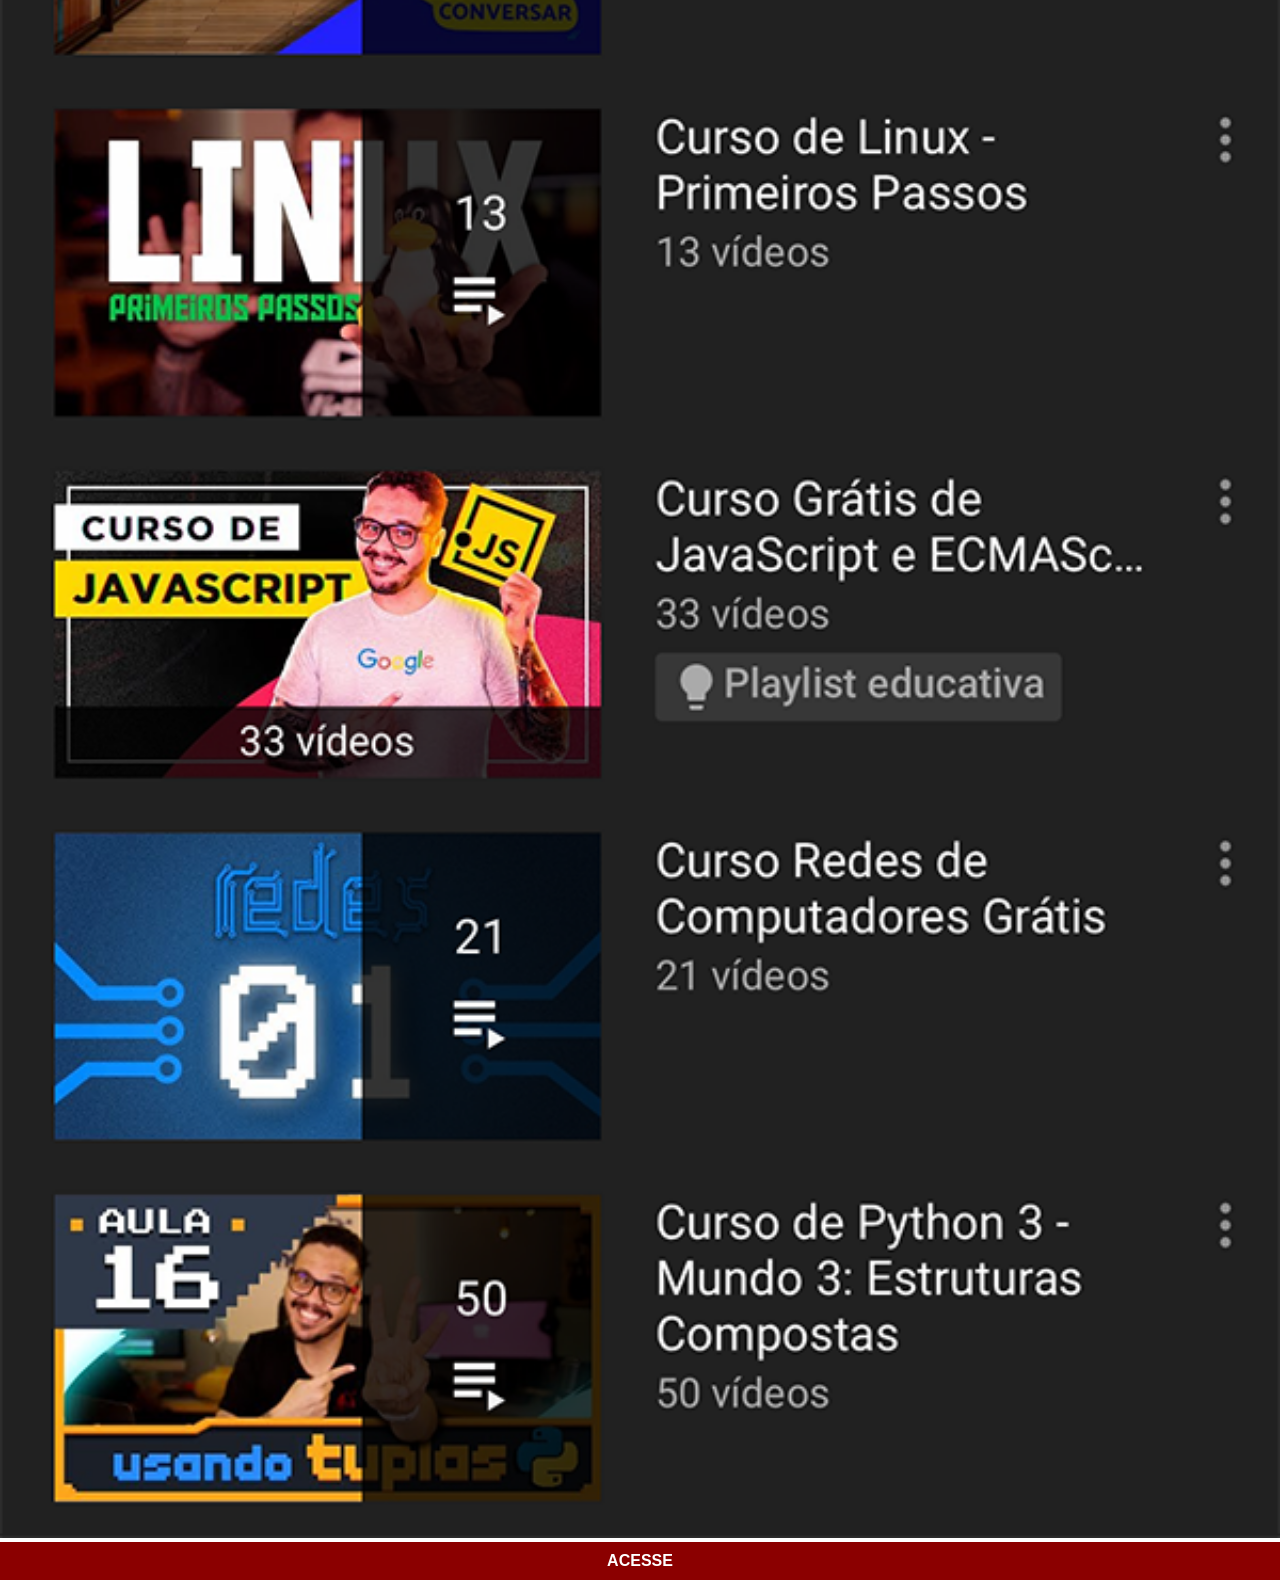
<file: youtube.html>
<!DOCTYPE html>
<html lang="pt-br">
<head>
    <meta charset="UTF-8">
    <meta name="viewport" content="width=device-width, initial-scale=1.0">
    <link rel="stylesheet" href="estilos/social.css">
    <title>Youtube</title>
    
</head>
<body>
    <img src="pacote-d013/imagens/tela-youtube.png" alt="Youtube">
    <a href="https://www.youtube.com/@cursoemvideo/playlists" target="_blank">ACESSE</a>
</body>
</html>
</file>
<file: style.css>
@charset "UTF-8";

*{
    margin: 0;
    padding: 0;
    font-family: Arial, Helvetica, sans-serif;
}

html, body{
    height: 100vh;
    width: 100vw;
    background-color: #0c0c0c;
}

main{
    height: 100vh;
    position: relative;
    
}
body{
    background-repeat: no-repeat top center;
    background-size: cover;
    background-attachment: fixed;
    background-image: url(pacote-d013/imagens/fundo-madeira.jpg);
}


section#telefone{
    position: absolute;

    top: 50%;
    left: 50%;
    transform: translate(-50%, -50%);

    height: 627px;
    width: 311px;
    

    background-image: url(pacote-d013/imagens/frame-iphone.png);
    background-repeat: no-repeat;
    background-size: cover;
}


iframe#tela{
    position: relative;
    top: 80px;
    left: 22px;

    width: 268px;
    height: 472px;
    
}


section#rede-social{
    position: absolute;
    top: 50px;
    left: 96%;
}

section#rede-social img{
    width: 50px;
    margin: 10px;
    border-radius: 50%;
    box-shadow: 0px 0px 5px #000;
    box-sizing: border-box;
    
}


section#rede-social img:hover{
    border: 3px solid #fff;
    transform: scale(1.2);
    transition: 0.3s;
    box-shadow: 5px 5px 5px #0000008a;
}
</file>
<file: estilos/social.css>
@charset "UTF-8";

*{
            margin: 0;
            padding: 0;
            font-family: Arial, Helvetica, sans-serif;
        }

        ::-webkit-scrollbar{
            width: 0px;
            height: 0px;
        }

        img{
            width: 100vw;
            
           
        }
        a{

            display: block;
            color: white;
            text-decoration: none;
            background-color: darkred;
            font-weight: bolder;
            text-align: center;
            padding: 10px;
        }
        a:hover{
            background-color: red;
        }
</file>
